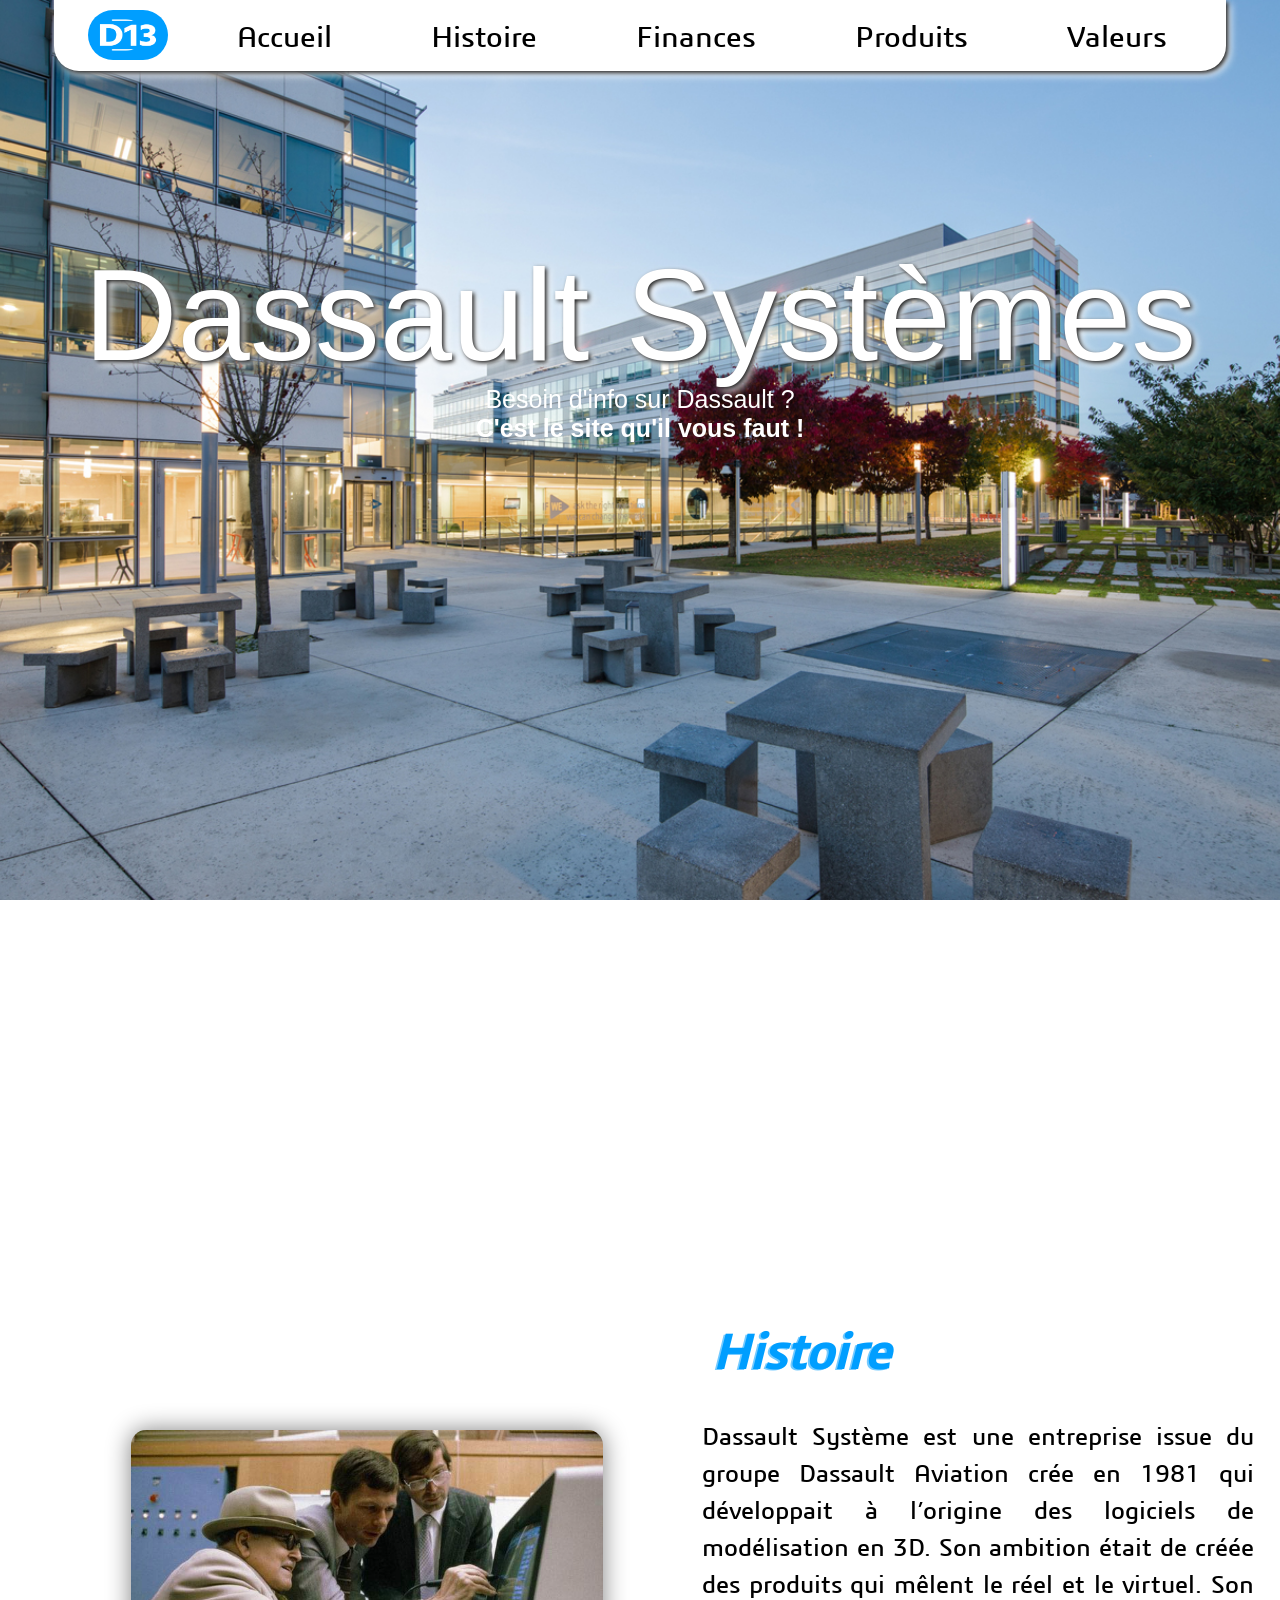
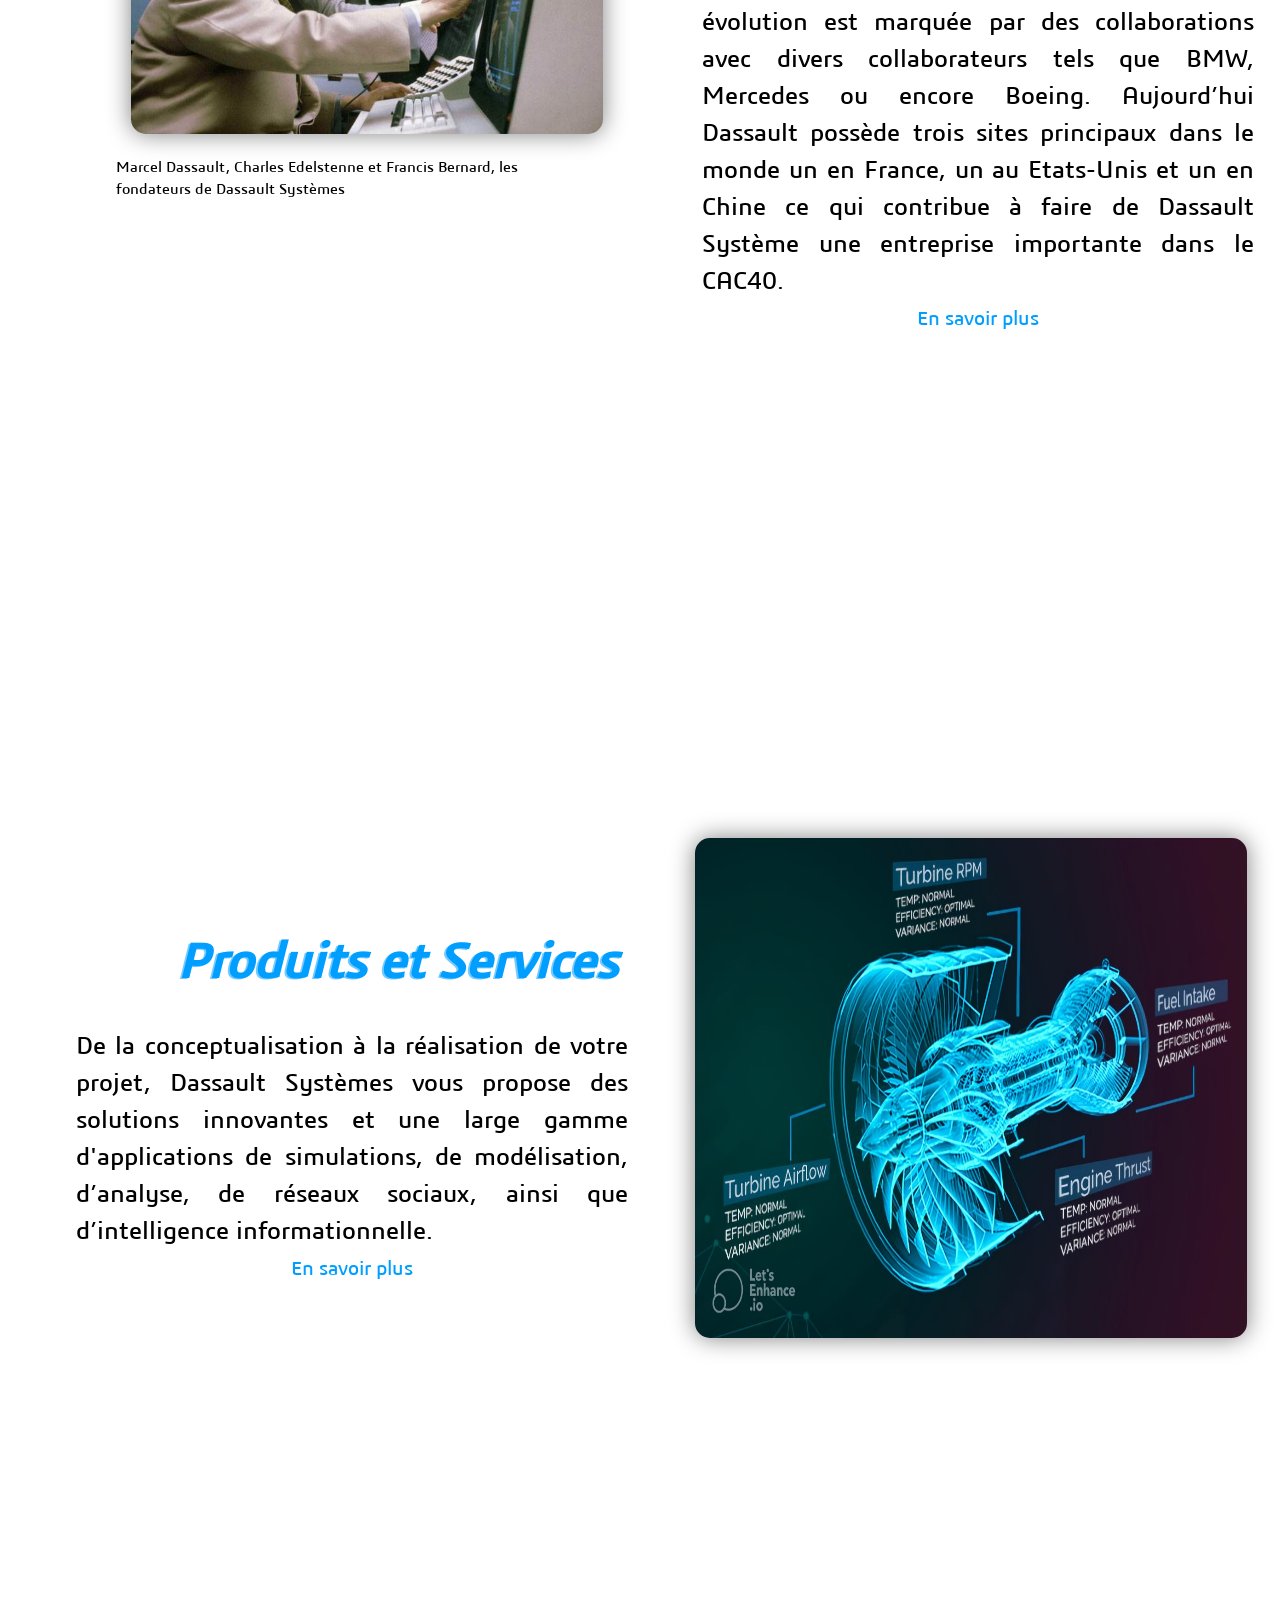
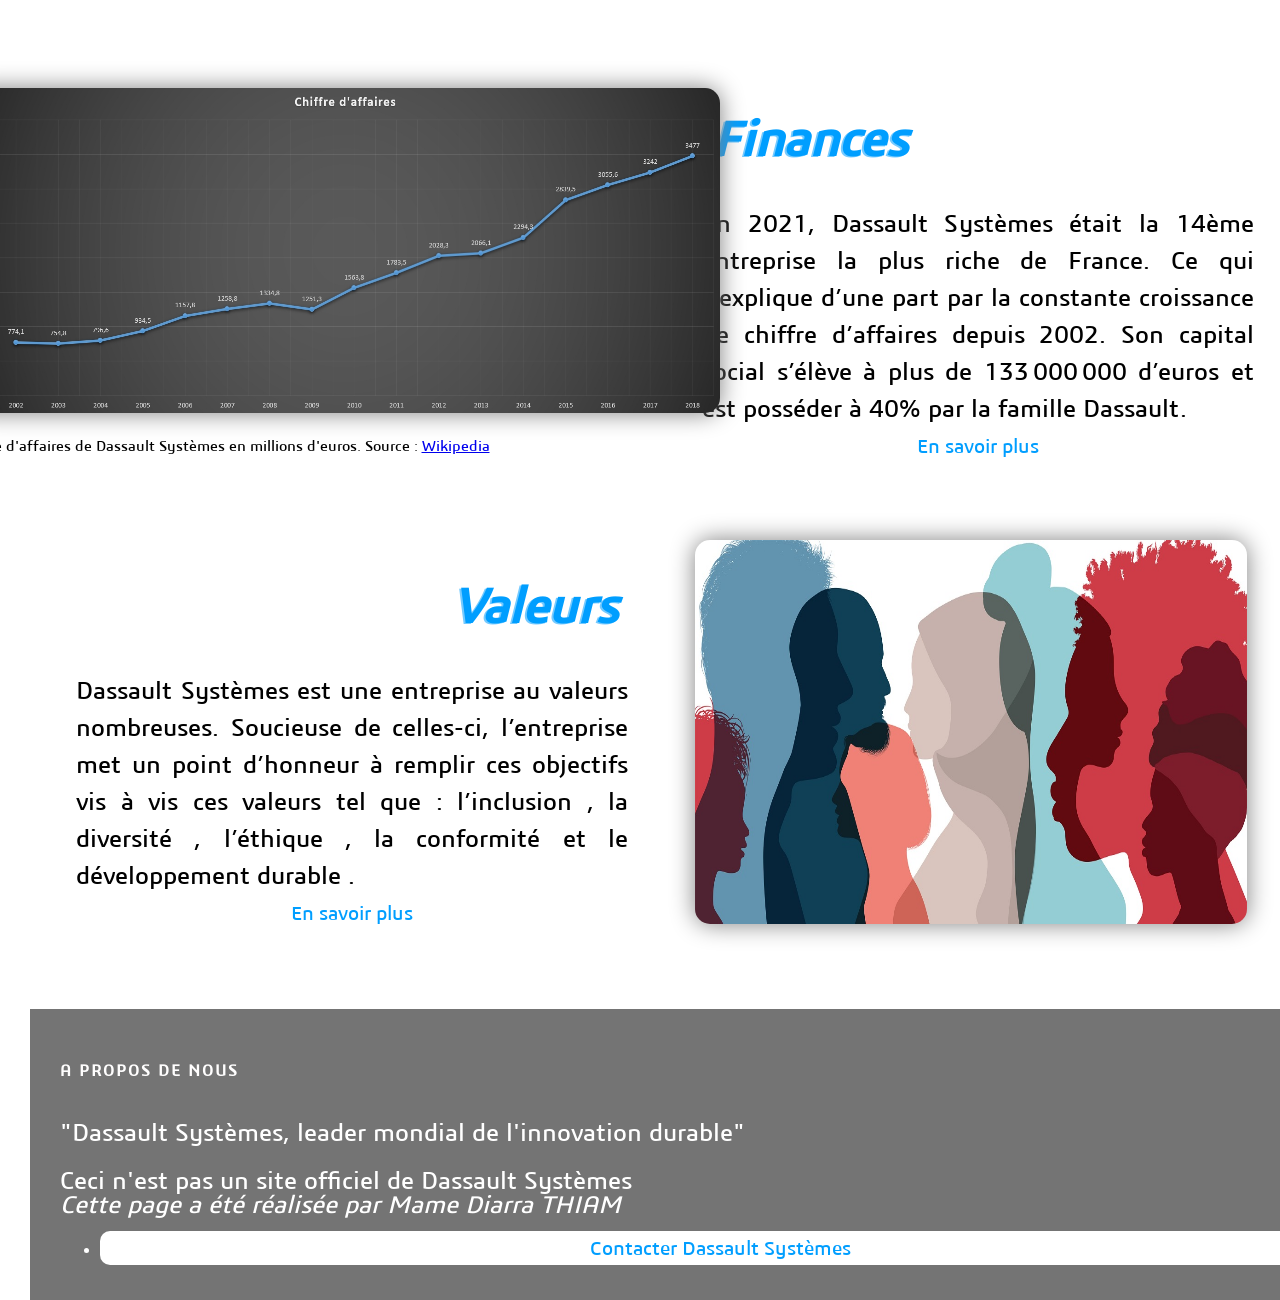
<file: index.html>
<!DOCTYPE html>
<html lang="fr">
<head>
    <meta charset="UTF-8">
    <link href="Accueil/Styles/styles_accueil.css" rel="stylesheet" type="text/css">
    <title>Accueil</title>
    <link rel="icon" type="image/x-icon" href="favicon.ico">
</head>
<body>
    <div class="container-menu">
        <nav class="menu">
            <a href="index.html"><img class="logo" src="Accueil/Divers/logo.png" alt="logo"></a>
            <a class="item" href="index.html">
                Accueil
                <div class="souligne"></div>
            </a>
            <a class="item" href="Histoire/histoire.html">
                Histoire
                <div class="souligne"></div>
            </a>
                
            <a class="item" href="Finances/finances.html">
                Finances
                <div class="souligne"></div>
            </a>
            <a class="item" href="Produits/produits.html">
                Produits
                <div class="souligne"></div>
            </a>
            <a class="item" href="Valeurs/valeurs.html">
                Valeurs
                <div class="souligne"></div>
            </a>
        </nav>
    </div>

    <div class="contenant_premier_page">
        <div class="parallax"></div>
        <div class="titre_article">
            Dassault Systèmes
        </div>
        <div class="texte_article">
            Besoin d'info sur Dassault ? <br>
           <strong>C'est le site qu'il vous faut !</strong> 
        </div>
    </div>

    <ul class="grid">
        <li>
            <figure>
                <img class="image" src="Accueil/Divers/histoire-dassault-systeme.jpg" alt="image en lien avec l'histoire de Dassault">
                <figcaption>
                    Marcel Dassault, Charles Edelstenne et Francis Bernard, les fondateurs de Dassault Systèmes
                </figcaption>
            </figure>
        </li>
        <li>
            <div class="container-page">
                <div class="texte-gauche"><h3>Histoire</h3></div>
                <div class="text">
                    <p>
                        Dassault Système est une entreprise issue du groupe Dassault Aviation crée en 1981 qui développait à l’origine des logiciels de modélisation en 3D. Son ambition était de créée des produits qui mêlent le réel et le virtuel. Son évolution est marquée par des collaborations avec divers collaborateurs tels que BMW, Mercedes ou encore Boeing. Aujourd’hui Dassault possède trois sites principaux dans le monde un en France, un au Etats-Unis et un en Chine ce qui contribue à faire de Dassault Système une entreprise importante dans le CAC40.    
                    </p>
                    <a href="Histoire/histoire.html" class="lire_suite">En savoir plus</a>
                </div>
            </div>
        </li>

        <li>
            <div class="container-page">
                <div class="texte-droite"><h3>Produits et Services</h3></div>
                <div class="text">
                    <p> 
                        De la conceptualisation à la réalisation de votre projet, Dassault Systèmes vous propose des solutions innovantes et une large gamme d'applications de simulations, de modélisation, d’analyse, de réseaux sociaux, ainsi que d’intelligence informationnelle.
                    </p>
                    <a href="Produits/produits.html" class="lire_suite">En savoir plus</a>
                </div>
            </div>
        </li>
        <li>
            <img class="image" src="Accueil/Divers/produits-dassault-systeme.jpg" alt="image en lien avec le texte à gauche">
        </li>
        

        <li>
            <figure>
                <img class="image_finance" src="Accueil/Divers/finance-dassault-systeme.jpg" alt="image en lien avec le texte à gauche">
                <figcaption>
                Chiffre d'affaires de Dassault Systèmes en millions d'euros. 
                Source : <a href="https://fr.wikipedia.org/wiki/Dassault_Syst%C3%A8mes">Wikipedia</a>
                </figcaption>
            </figure>  
        </li>
        <li>
            <div class="container-page">
                <div class="texte-gauche"><h3>Finances</h3></div>
                <div class="text">
                    <p>  
                        En 2021, Dassault Systèmes était la 14ème entreprise la plus riche de France. Ce qui s’explique d’une part par la constante croissance de chiffre d’affaires depuis 2002. Son capital social s’élève à plus de 133 000 000 d’euros et est posséder à 40% par la famille Dassault. 
                        
                    </p>
                <a href="Finances/finances.html" class="lire_suite">En savoir plus</a>
                </div>
            </div>
        </li>

        <li>
            <div class="container-page">
                <div class="texte-droite"><h3>Valeurs</h3></div>
                <div class="text">
                    <p>
                        Dassault Systèmes est une entreprise au valeurs nombreuses. Soucieuse de celles-ci, l’entreprise met un point d’honneur à remplir ces objectifs vis à vis ces valeurs tel que : l’inclusion , la diversité , l’éthique , la conformité et le développement durable .
                    </p>
                <a href="Valeurs/valeurs.html" class="lire_suite">En savoir plus</a>
                </div>
            </div>
        </li>
        <li>
            <img class="image" src="Accueil/Divers/valeurs-dassault-systeme.jpg" alt="image en lien avec le texte à gauche">    
        </li>
    </ul>

       <footer>
        <div class="container">
          <div class="row">
            <div class="col-sm-12 col-md-6">
            </div>
    
            <div class="col-xs-6 col-md-3">
              <h6>A Propos de nous</h6>
              <p class="text-justify"> "Dassault Systèmes, leader mondial de l'innovation durable" </p><br>
              <p class="text-justify">Ceci n'est pas un site officiel de Dassault Systèmes<i><br>
                Cette page a été réalisée par Mame Diarra THIAM</i></p>
              <ul class="footer-links">
                <li><a href="https://www.3ds.com/fr/about-3ds/contact-information" class="lire_suite"> Contacter Dassault Systèmes </a></li></ul>
          </div>
        </div>
        </div>
    </footer>
</body>
</html>
</file>
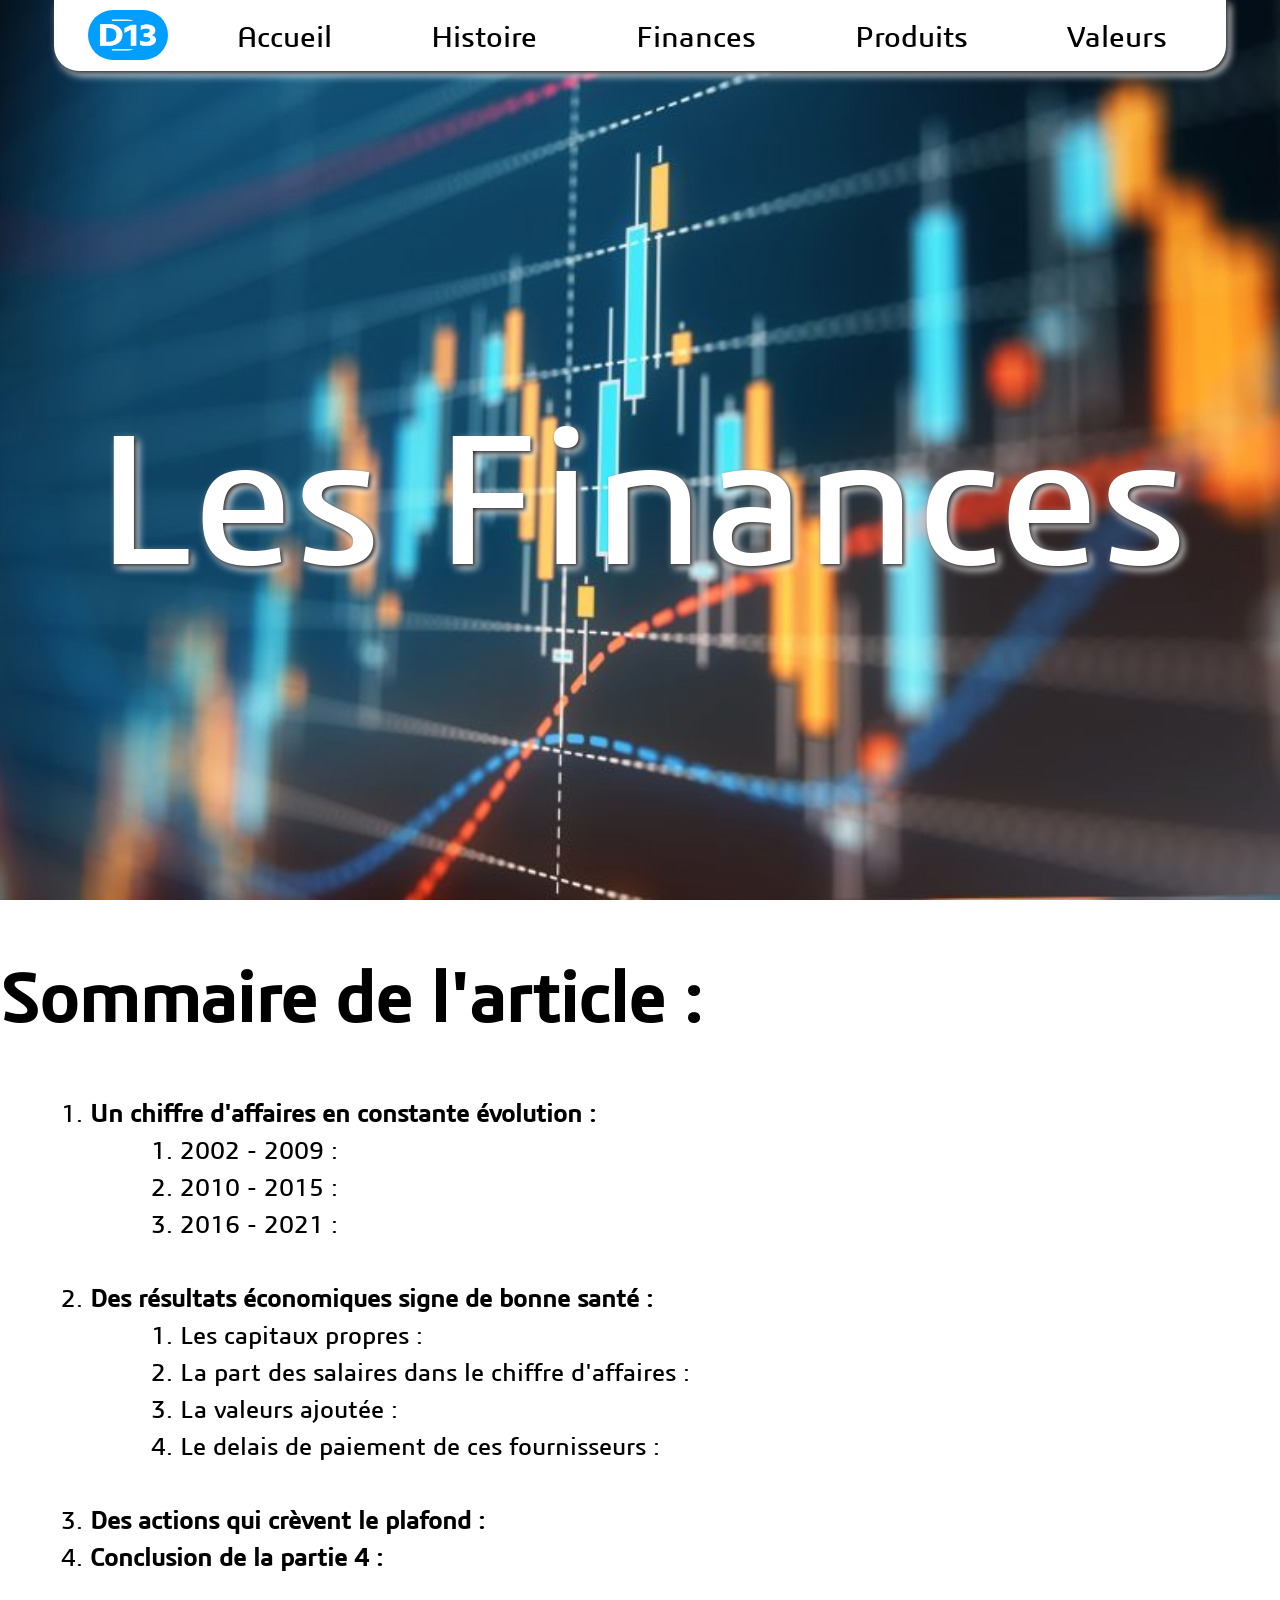
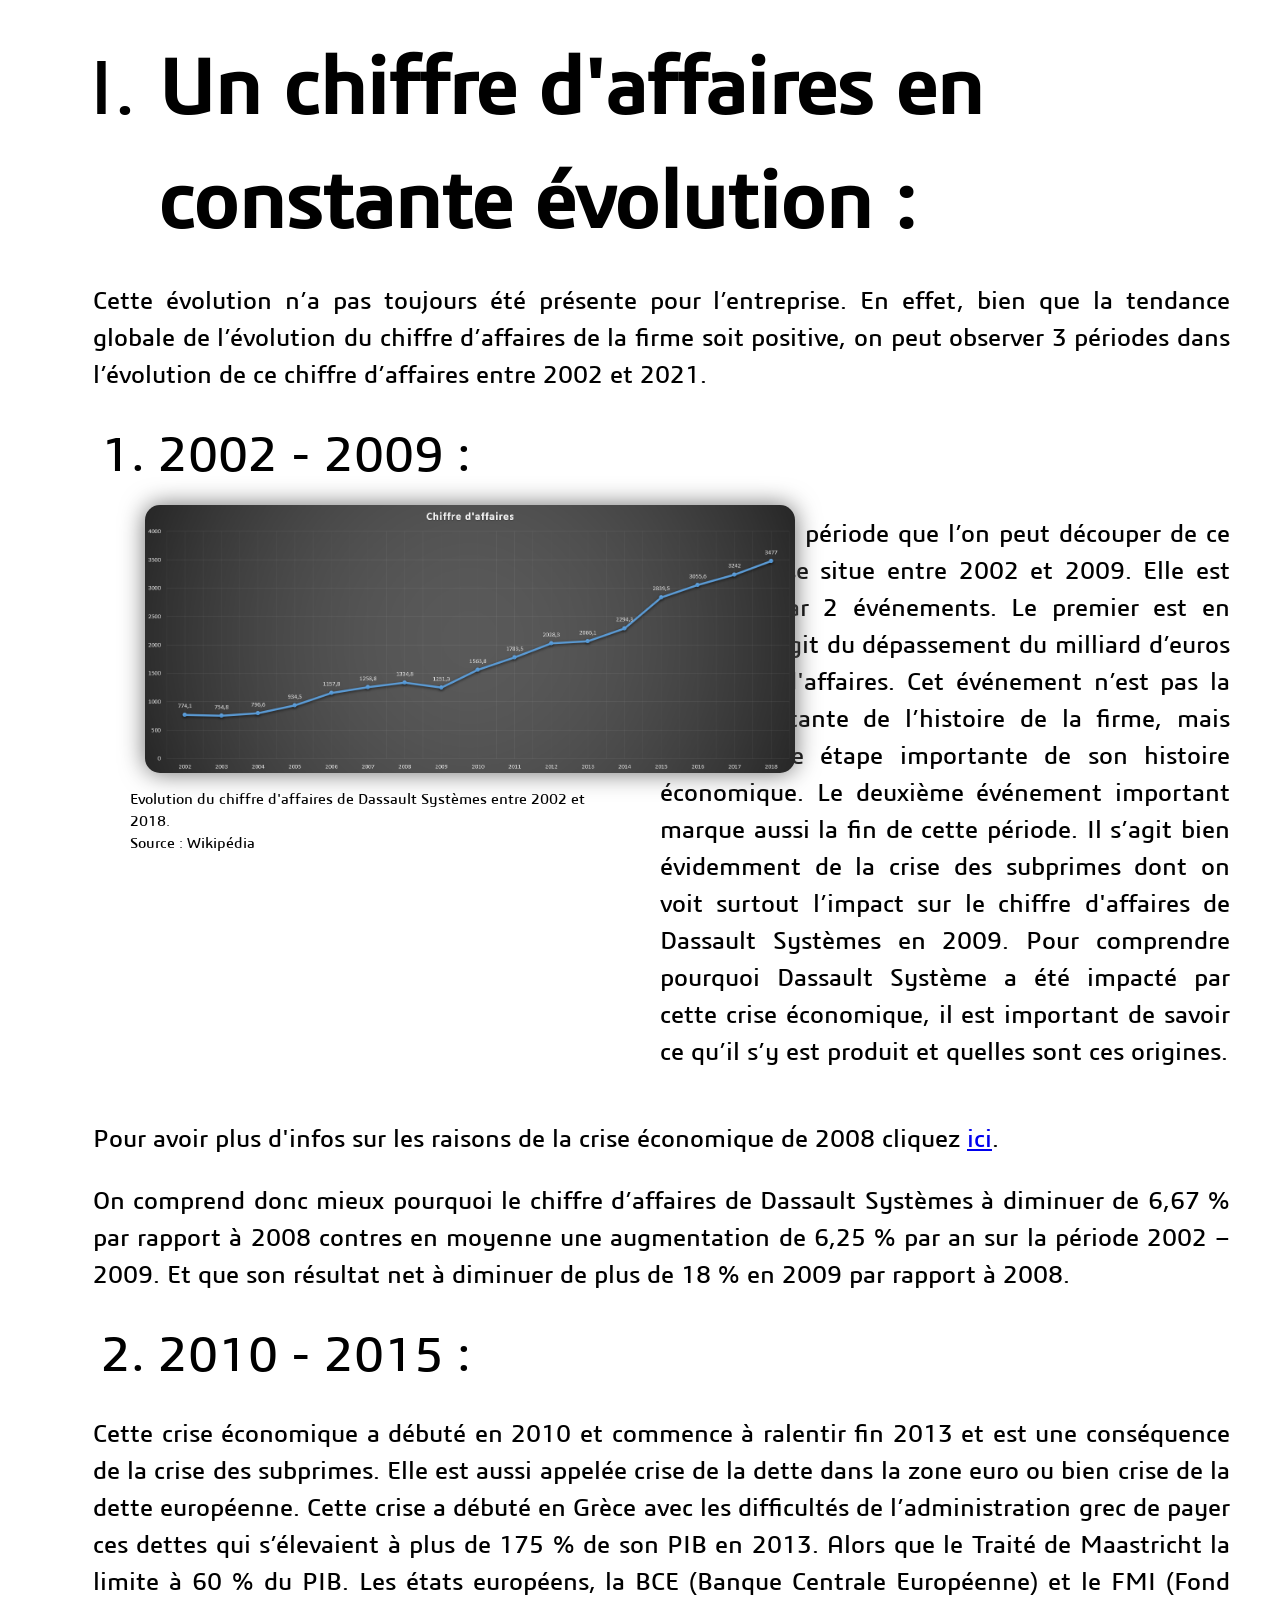
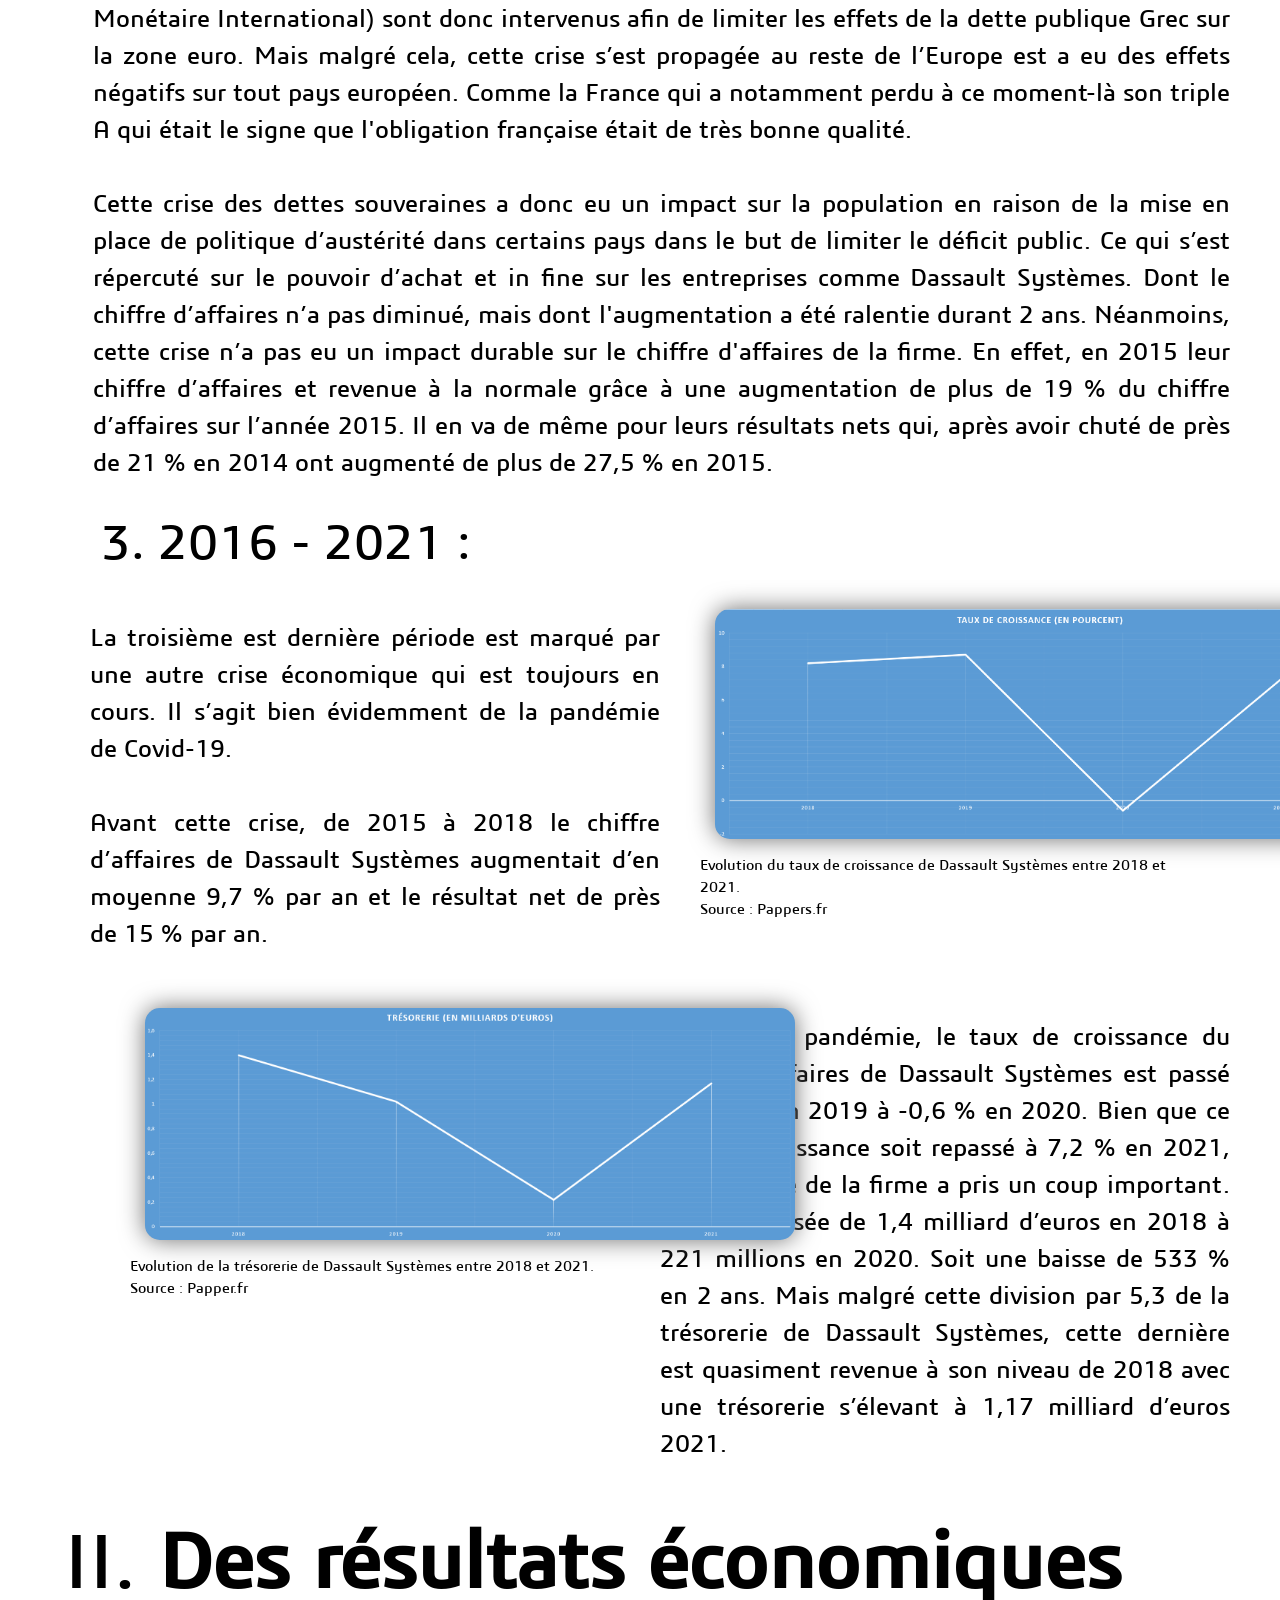
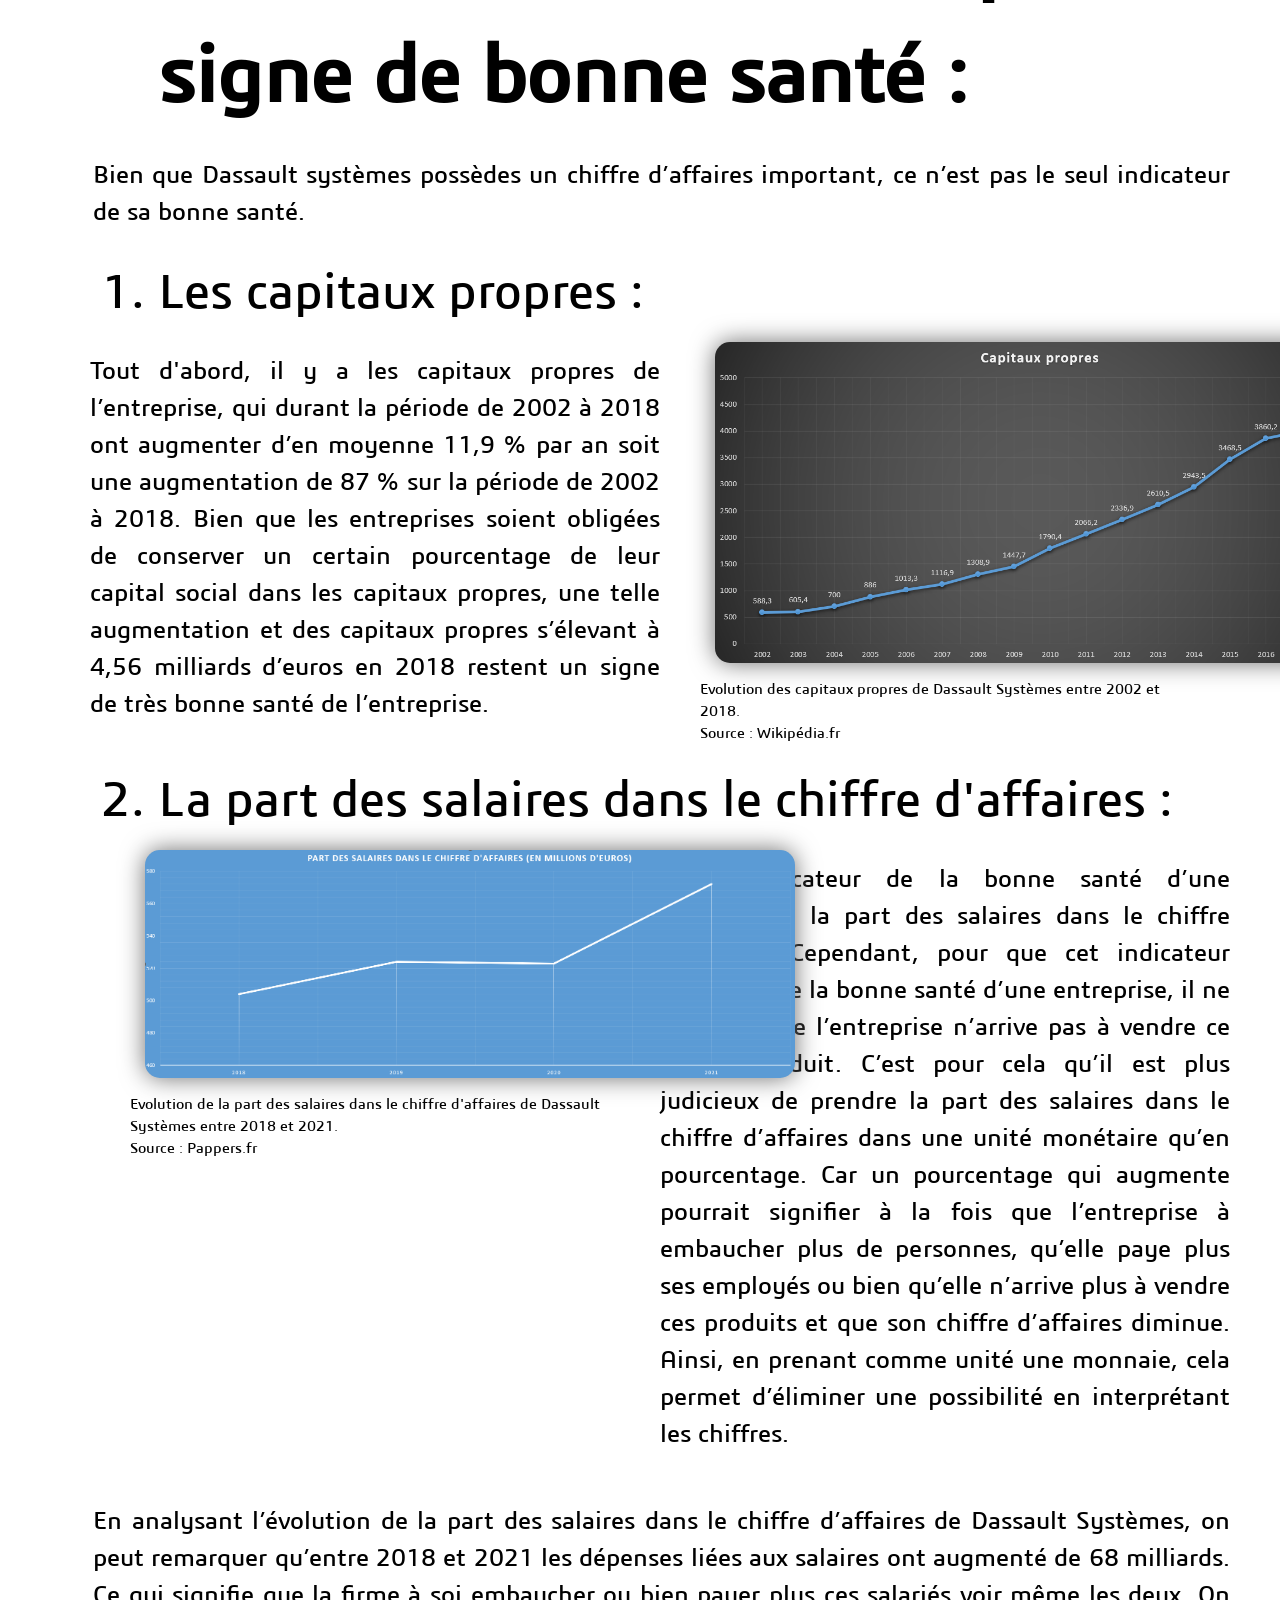
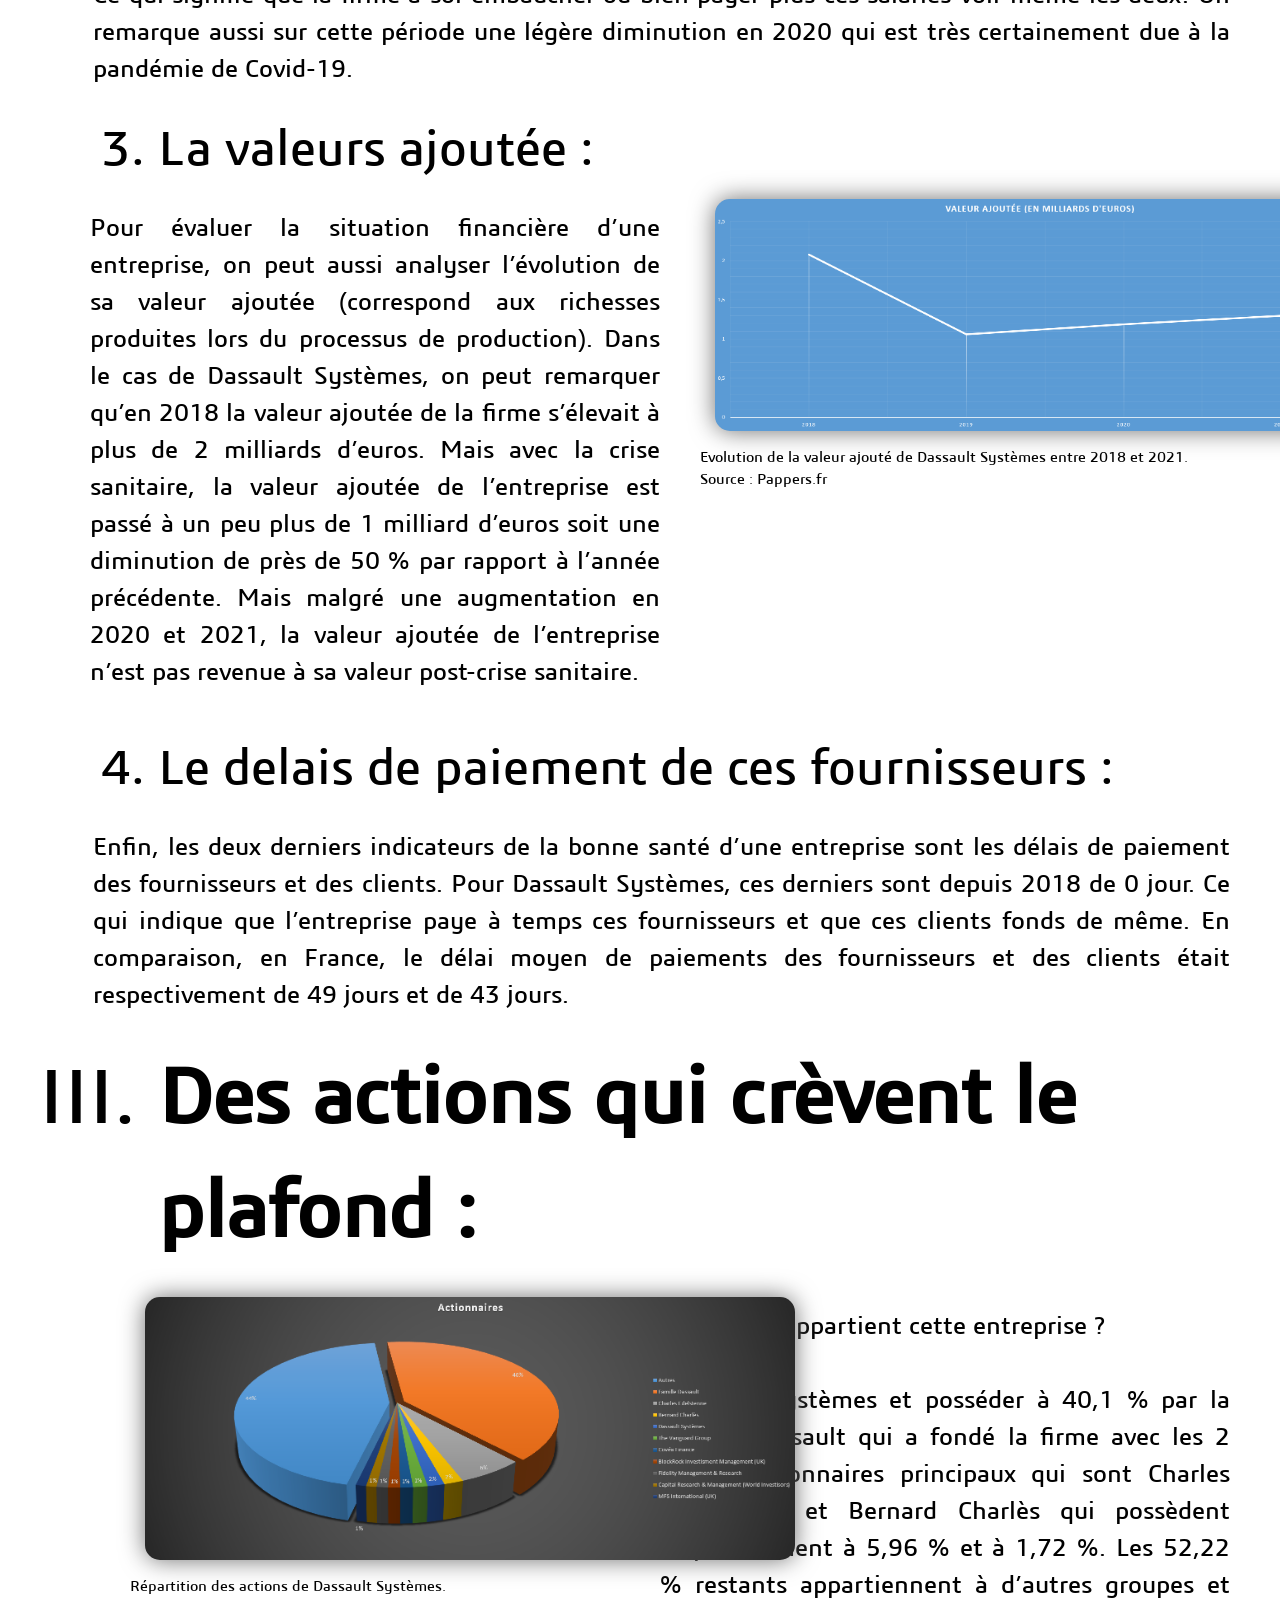
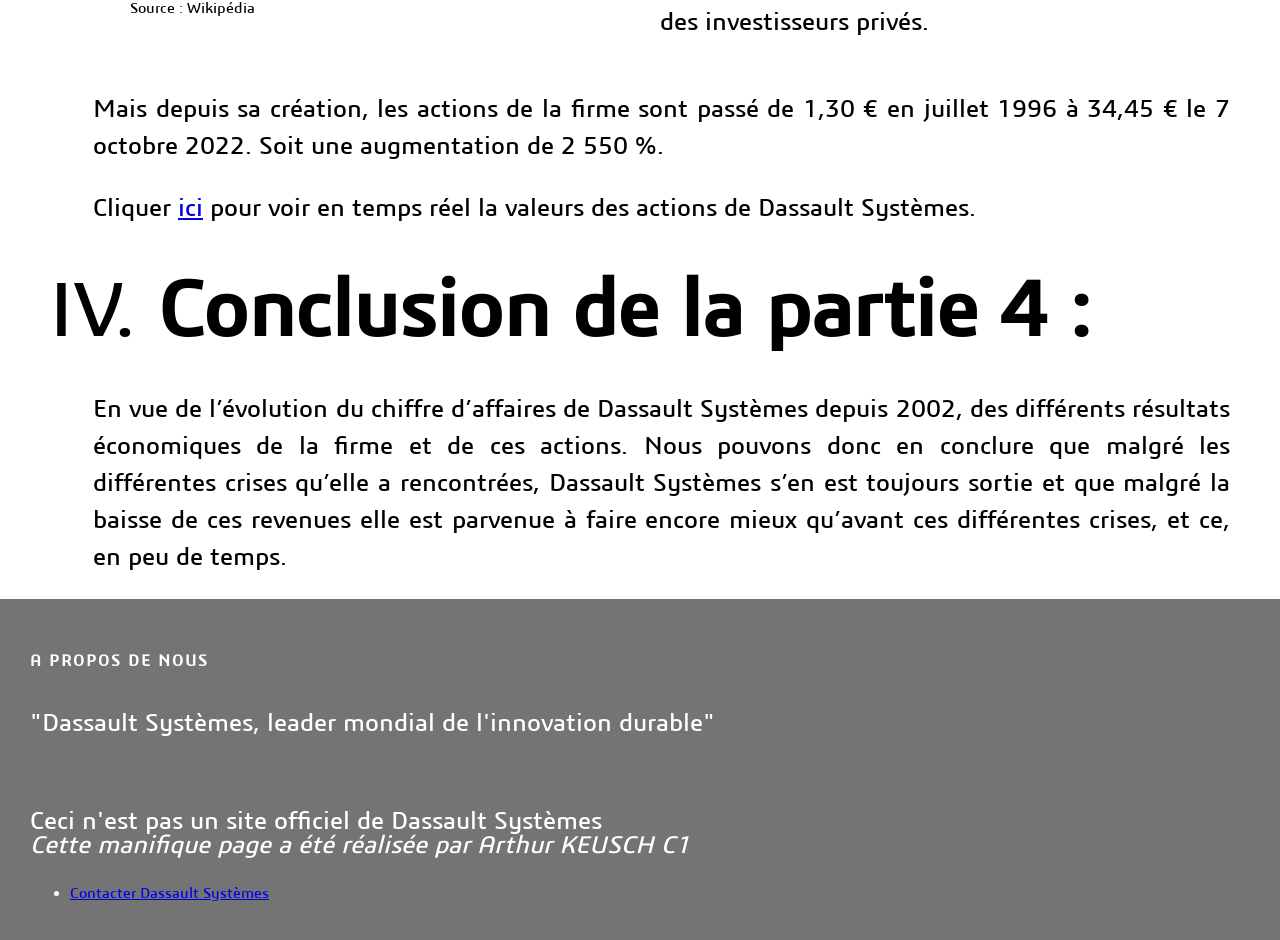
<file: Finances/finances.html>
<!DOCTYPE html>
<html lang="fr">
    <head>
        <meta charset="utf-8">
        <title>Page Finances - Page HTML</title>
        <link rel="icon" type="image/x-icon" href="../favicon.ico">
        <link rel="stylesheet" href="styles/style_finances.css">
    </head>
    <body>
        <nav class="container-menu">
            <nav class="menu">
                <a href="../index.html"><img class="logo" src="images/logo.png" alt="logo"></a>
                <a class="item" href="../index.html"> Accueil<div class="souligne"></div></a>
                <a class="item" href="../Histoire/histoire.html">Histoire<div class="souligne"></div></a>
                <a class="item" href="../Finances/finances.html">Finances<div class="souligne"></div></a>
                <a class="item" href="../Produits/produits.html">Produits<div class="souligne"></div></a>
                <a class="item" href="../Valeurs/valeurs.html">Valeurs<div class="souligne"></div></a>
            </nav>
        </nav>

        <div class="container">
            <div class="parallax"></div>
            <div class="titre-article">Les Finances</div>
        </div>

        <h1>Sommaire de l'article :</h1>
        <ol start="1">
            <li class="sommaire"><strong>Un chiffre d'affaires en constante évolution :</strong>
                <ol>
                    <li class="sommaire">2002 - 2009 :</li>
                    <li class="sommaire">2010 - 2015 :</li>
                    <li class="sommaire">2016 - 2021 :</li>
                </ol>
                <br>
            </li>
            
            <li class="sommaire"><strong>Des résultats économiques signe de bonne santé :</strong>
                <ol>
                    <li class="sommaire">Les capitaux propres :</li>
                    <li class="sommaire">La part des salaires dans le chiffre d'affaires :</li>
                    <li class="sommaire">La valeurs ajoutée :</li>
                    <li class="sommaire">Le delais de paiement de ces fournisseurs :</li>
                </ol>
                <br>
            </li>
            <li class="sommaire"><strong>Des actions qui crèvent le plafond :</strong><br></li>
            <li class="sommaire"><strong>Conclusion de la partie 4 :</strong><br><br></li>        

        </ol>

        <ol start="1">
            <li class="sommaire_titre_niveau_1"><strong>Un chiffre d'affaires en constante évolution :</strong>
        </ol>
        <div class="text_div">
            <p>
                Cette évolution n’a pas toujours été présente pour l’entreprise. En effet, bien que la tendance globale de l’évolution du chiffre 
                d’affaires de la firme soit positive, on peut observer 3 périodes dans l’évolution de ce chiffre d’affaires entre 2002 et 2021.
            </p>
        </div>
        <ol>
            <li class="sommaire_titre_niveau_2">2002 - 2009 :</li>               
            <li class="grid">
                <figure>
                    <img class="image" src="images/CA_2002_2018.png" alt="Graphique montrant l'évolution du chiffre d'affaires de Dassault Systèmes entre 2002 et 2018.">
                    <figcaption>
                        Evolution du chiffre d'affaires de Dassault Systèmes entre 2002 et 2018.
                        <br>
                        Source : Wikipédia
                    </figcaption>
                </figure>
                <div class="text">
                    <p>
                        La première période que l’on peut découper de ce graphique se situe entre 2002 et 2009. Elle est marquée par 2 
                        événements. Le premier est en 2006, il s’agit du dépassement du milliard d’euros de chiffre d'affaires. 
                        Cet événement n’est pas la plus importante de l’histoire de la firme, mais marque une étape importante de son 
                        histoire économique. Le deuxième événement important marque aussi la fin de cette période. Il s’agit 
                        bien évidemment de la crise des subprimes dont on voit surtout l’impact sur le chiffre d'affaires de 
                        Dassault Systèmes en 2009. Pour comprendre pourquoi Dassault Système a été impacté par cette crise 
                        économique, il est important de savoir ce qu’il s’y est produit et quelles sont ces origines.
                    </p>
                </div>
            </li>
        </ol>
        <div class="text_div">
            <p>
                Pour avoir plus d'infos sur les raisons de la crise économique de 2008 cliquez 
                <a href="https://www.economie.gouv.fr/facileco/comment-crise-a-t-elle-commence#">ici</a>.
            </p>
            <p>
                On comprend donc mieux pourquoi le chiffre d’affaires de Dassault Systèmes à diminuer de 6,67 % par rapport à 2008 contres en 
                moyenne une augmentation de 6,25 % par an sur la période 2002 – 2009. Et que son résultat net à diminuer de plus de 18 % 
                en 2009 par rapport à 2008.
            </p>
        </div>


        <ol start="2">
            <li class="sommaire_titre_niveau_2">2010 - 2015 :</li>
        </ol>    
        <div class="text_div">
            <p>
                Cette crise économique a débuté en 2010 et commence à ralentir fin 2013 et est une conséquence de la crise des 
                subprimes. Elle est aussi appelée crise de la dette dans la zone euro ou bien crise de la dette européenne. Cette 
                crise a débuté en Grèce avec les difficultés de l’administration grec de payer ces dettes qui s’élevaient à plus de 
                175 % de son PIB en 2013. Alors que le Traité de Maastricht la limite à 60 % du PIB. Les états européens, 
                la BCE (Banque Centrale Européenne) et le FMI (Fond Monétaire International) sont donc intervenus afin de limiter 
                les effets de la dette publique Grec sur la zone euro. Mais malgré cela, cette crise s’est propagée au reste de 
                l’Europe est a eu des effets négatifs sur tout pays européen. Comme la France qui a notamment perdu à ce moment-là 
                son triple A qui était le signe que l'obligation française était de très bonne qualité.
                <br><br>
                Cette crise des dettes souveraines a donc eu un impact sur la population en raison de la mise en place de politique 
                d’austérité dans certains pays dans le but de limiter le déficit public. Ce qui s’est répercuté sur le pouvoir 
                d’achat et in fine sur les entreprises comme Dassault Systèmes. Dont le chiffre d’affaires n’a pas diminué, mais 
                dont l'augmentation a été ralentie durant 2 ans. Néanmoins, cette crise n’a pas eu un impact durable sur le chiffre 
                d'affaires de la firme. En effet, en 2015 leur chiffre d’affaires et revenue à la normale grâce à une augmentation 
                de plus de 19 % du chiffre d’affaires sur l’année 2015. Il en va de même pour leurs résultats nets qui, après avoir 
                chuté de près de 21 % en 2014 ont augmenté de plus de 27,5 % en 2015.
            </p>
        </div>
        
        <ol start="3">
            <li class="sommaire_titre_niveau_2">2016 - 2021 :</li>
        </ol>
        <ol>
            <li class="grid">
                <div class="text">
                    <p>
                        La troisième est dernière période est marqué par une autre crise économique qui est toujours en cours. 
                        Il s’agit bien évidemment de la pandémie de Covid-19.
                        <br><br>
                        Avant cette crise, de 2015 à 2018 le chiffre d’affaires de Dassault Systèmes augmentait d’en moyenne 
                        9,7 % par an et le résultat net de près de 15 % par an.
                    </p>
                </div>
                <figure>
                    <img class="image" src="images/taux_de_croissance.png" alt="Graphique montrant l'évolution du taux de croissance du chiffre d'affaires de Dassault Systèmes entre 2018 et 2021.">
                    <figcaption>
                        Evolution du taux de croissance de Dassault Systèmes entre 2018 et 2021.
                        <br>
                        Source : Pappers.fr
                    </figcaption>
                </figure>
            </li>
        </ol>
        <ol>
            <li class="grid">
                <figure>
                    <img class="image" src="images/tresorerie.png" alt="Graphique montrant l'évolution de la trésorerie de Dassault Systèmes entre 2018 et 2021.">
                    <figcaption>
                        Evolution de la trésorerie de Dassault Systèmes entre 2018 et 2021.
                        <br>
                        Source : Papper.fr
                    </figcaption>
                </figure>
                <div class="text">
                    <p>
                        Pendant la pandémie, le taux de croissance du chiffre d’affaires de Dassault Systèmes est passé de 8,7 % 
                        en 2019 à -0,6 % en 2020. Bien que ce taux de croissance soit repassé à 7,2 % en 2021, la trésorerie de la 
                        firme a pris un coup important. Elle est passée de 1,4 milliard d’euros en 2018 à 221 millions en 2020. 
                        Soit une baisse de 533 % en 2 ans. Mais malgré cette division par 5,3 de la trésorerie de Dassault Systèmes, 
                        cette dernière est quasiment revenue à son niveau de 2018 avec une trésorerie s’élevant à 1,17 milliard d’euros 
                        2021.
                    </p>
                </div>
            </li>
        </ol>


        <ol start="2">
            <li class="sommaire_titre_niveau_1"><strong>Des résultats économiques signe de bonne santé :</strong>
        </ol>    
        <div class="text_div">
            <p>
                Bien que Dassault systèmes possèdes un chiffre d’affaires important, ce n’est pas le seul indicateur de sa bonne santé.
            </p>
        </div>
        <ol>
            <li class="sommaire_titre_niveau_2">Les capitaux propres :</li>             
            <li class="grid">
                <div class="text">
                    <p>
                        Tout d'abord, il y a les capitaux propres de l’entreprise, qui durant la période de 2002 à 2018 ont augmenter d’en 
                        moyenne 11,9 % par an soit une augmentation de 87 % sur la période de 2002 à 2018. Bien que les entreprises soient 
                        obligées de conserver un certain pourcentage de leur capital social dans les capitaux propres, une telle augmentation 
                        et des capitaux propres s’élevant à 4,56 milliards d’euros en 2018 restent un signe de très bonne santé de 
                        l’entreprise.
                    </p>
                </div>                
                <figure>
                    <img class="image" src="images/capitaux_propres.png" alt="Graphique montrant l'évolution des capitaux propres de Dassault Systèmes entre 2002 et 2018.">
                    <figcaption>
                        Evolution des capitaux propres de Dassault Systèmes entre 2002 et 2018.
                        <br>
                        Source : Wikipédia.fr
                    </figcaption>
                </figure>
            </li>
        </ol>
        <ol start="2">
            <li class="sommaire_titre_niveau_2">La part des salaires dans le chiffre d'affaires :</li>       
            <li class="grid">
                <figure>
                    <img class="image" src="images/part_des_salaires_dans_le_CA.png" alt="Graphique montrant l'évolution de la part des salaires dans le chiffre d'affaires de dassault Systèmes.">
                    <figcaption>
                        Evolution de la part des salaires dans le chiffre d'affaires de Dassault Systèmes entre 2018 et 2021.
                        <br>
                        Source : Pappers.fr
                    </figcaption>
                </figure>                
                <div class="text">
                    <p>
                        Autre indicateur de la bonne santé d’une entreprise ; la part des salaires dans le chiffre d’affaires. Cependant, 
                        pour que cet indicateur témoigne de la bonne santé d’une entreprise, il ne faut pas que l’entreprise n’arrive pas à 
                        vendre ce qu’elle produit. C’est pour cela qu’il est plus judicieux de prendre la part des salaires dans le chiffre 
                        d’affaires dans une unité monétaire qu’en pourcentage. Car un pourcentage qui augmente pourrait signifier à la fois 
                        que l’entreprise à embaucher plus de personnes, qu’elle paye plus ses employés ou bien qu’elle n’arrive plus à vendre 
                        ces produits et que son chiffre d’affaires diminue. Ainsi, en prenant comme unité une monnaie, cela permet d’éliminer 
                        une possibilité en interprétant les chiffres.
                    </p>
                </div>
            </li>
        </ol>
        <div class="text_div">
            <p>
                En analysant l’évolution de la part des salaires dans le chiffre d’affaires de Dassault Systèmes, on peut remarquer qu’entre 2018 
                et 2021 les dépenses liées aux salaires ont augmenté de 68 milliards. Ce qui signifie que la firme à soi embaucher ou bien payer 
                plus ces salariés voir même les deux. On remarque aussi sur cette période une légère diminution en 2020 qui est très certainement 
                due à la pandémie de Covid-19.
            </p>
        </div>
        <ol start="3">
            <li class="sommaire_titre_niveau_2">La valeurs ajoutée :</li>          
            <li class="grid">
                <div class="text">
                    <p>
                        Pour évaluer la situation financière d’une entreprise, on peut aussi analyser l’évolution de sa valeur ajoutée 
                        (correspond aux richesses produites lors du processus de production). Dans le cas de Dassault Systèmes, on peut 
                        remarquer qu’en 2018 la valeur ajoutée de la firme s’élevait à plus de 2 milliards d’euros. Mais avec la crise 
                        sanitaire, la valeur ajoutée de l’entreprise est passé à un peu plus de 1 milliard d’euros soit une diminution de 
                        près de 50 % par rapport à l’année précédente. Mais malgré une augmentation en 2020 et 2021, la valeur ajoutée de 
                        l’entreprise n’est pas revenue à sa valeur post-crise sanitaire.
                    </p>
                </div>                
                <figure>
                    <img class="image" src="images/valeur_ajoute.png" alt="Graphique montrant l'évolution de la valeur ajoutée de Dassault Systèmes entre 2018 et 2021.">
                    <figcaption>
                        Evolution de la valeur ajouté de Dassault Systèmes entre 2018 et 2021.
                        <br>
                        Source : Pappers.fr
                    </figcaption>
                </figure>
            </li>
        </ol>
        <ol start="4">
            <li class="sommaire_titre_niveau_2">Le delais de paiement de ces fournisseurs :</li>
        </ol>    
        <div class="text_div">
            <p>
                Enfin, les deux derniers indicateurs de la bonne santé d’une entreprise sont les délais de paiement des fournisseurs et des 
                clients. Pour Dassault Systèmes, ces derniers sont depuis 2018 de 0 jour. Ce qui indique que l’entreprise paye à temps ces 
                fournisseurs et que ces clients fonds de même. En comparaison, en France, le délai moyen de paiements des fournisseurs et des 
                clients était respectivement de 49 jours et de 43 jours.
            </p>
        </div>

        <ol start="3">
            <li class="sommaire_titre_niveau_1"><strong>Des actions qui crèvent le plafond :</strong></li>   
        </ol>
        <ol>
            <li class="grid">
                <figure>
                    <img class="image" src="images/Actionnaires.png" alt="Graphique montrant les actionnaires de Dassault Systèmes.">
                    <figcaption>
                        Répartition des actions de Dassault Systèmes.
                        <br>
                        Source : Wikipédia
                    </figcaption>
                </figure>
                <div class="text">
                    <p>
                        Mais à qui appartient cette entreprise ?
                        <br><br>
                        Dassault Systèmes et posséder à 40,1 % par la famille Dassault qui a fondé la firme avec les 2 autres actionnaires principaux 
                        qui sont Charles Edelstenne et Bernard Charlès qui possèdent respectivement à 5,96 % et à 1,72 %. Les 52,22 % restants 
                        appartiennent à d’autres groupes et des investisseurs privés.
                    </p>
                </div>
            </li>
        </ol>
        <div class="text_div">
            <p>
                Mais depuis sa création, les actions de la firme sont passé de 1,30 € en juillet 1996 à 34,45 € le 7 octobre 2022. Soit une 
                augmentation de 2 550 %.
            </p>
            <p>
                Cliquer <a href="https://www.google.com/finance/quote/DSY:EPA?sa=X&ved=2ahUKEwig_emN5e76AhVM-4UKHer3BYkQ3ecFegQIQRAi"> ici</a> pour voir en temps réel la valeurs des actions de Dassault Systèmes.
            </p>
        </div>        

        <ol start="4">
            <li class="sommaire_titre_niveau_1"><strong>Conclusion de la partie 4 :</strong></li>  
        </ol>    
        <div class="text_div">
            <p>
                En vue de l’évolution du chiffre d’affaires de Dassault Systèmes depuis 2002, des différents résultats économiques de la firme et de 
                ces actions. Nous pouvons donc en conclure que malgré les différentes crises qu’elle a rencontrées, Dassault Systèmes s’en est 
                toujours sortie et que malgré la baisse de ces revenues elle est parvenue à faire encore mieux qu’avant ces différentes crises, 
                et ce, en peu de temps.
            </p>
        </div>

        <footer>
            <h6>A Propos de nous</h6>
            <p class="text-justify"> "Dassault Systèmes, leader mondial de l'innovation durable" </p><br>
            <p class="text-justify">Ceci n'est pas un site officiel de Dassault Systèmes<i><br>
                Cette manifique page a été réalisée par Arthur KEUSCH C1</i></p>
            <ul class="footer-links">
                <li><a href="https://www.3ds.com/fr/about-3ds/contact-information" class="lire_suite"> Contacter Dassault Systèmes </a></li></ul>
        </footer>
    </body>
</html>
</file>
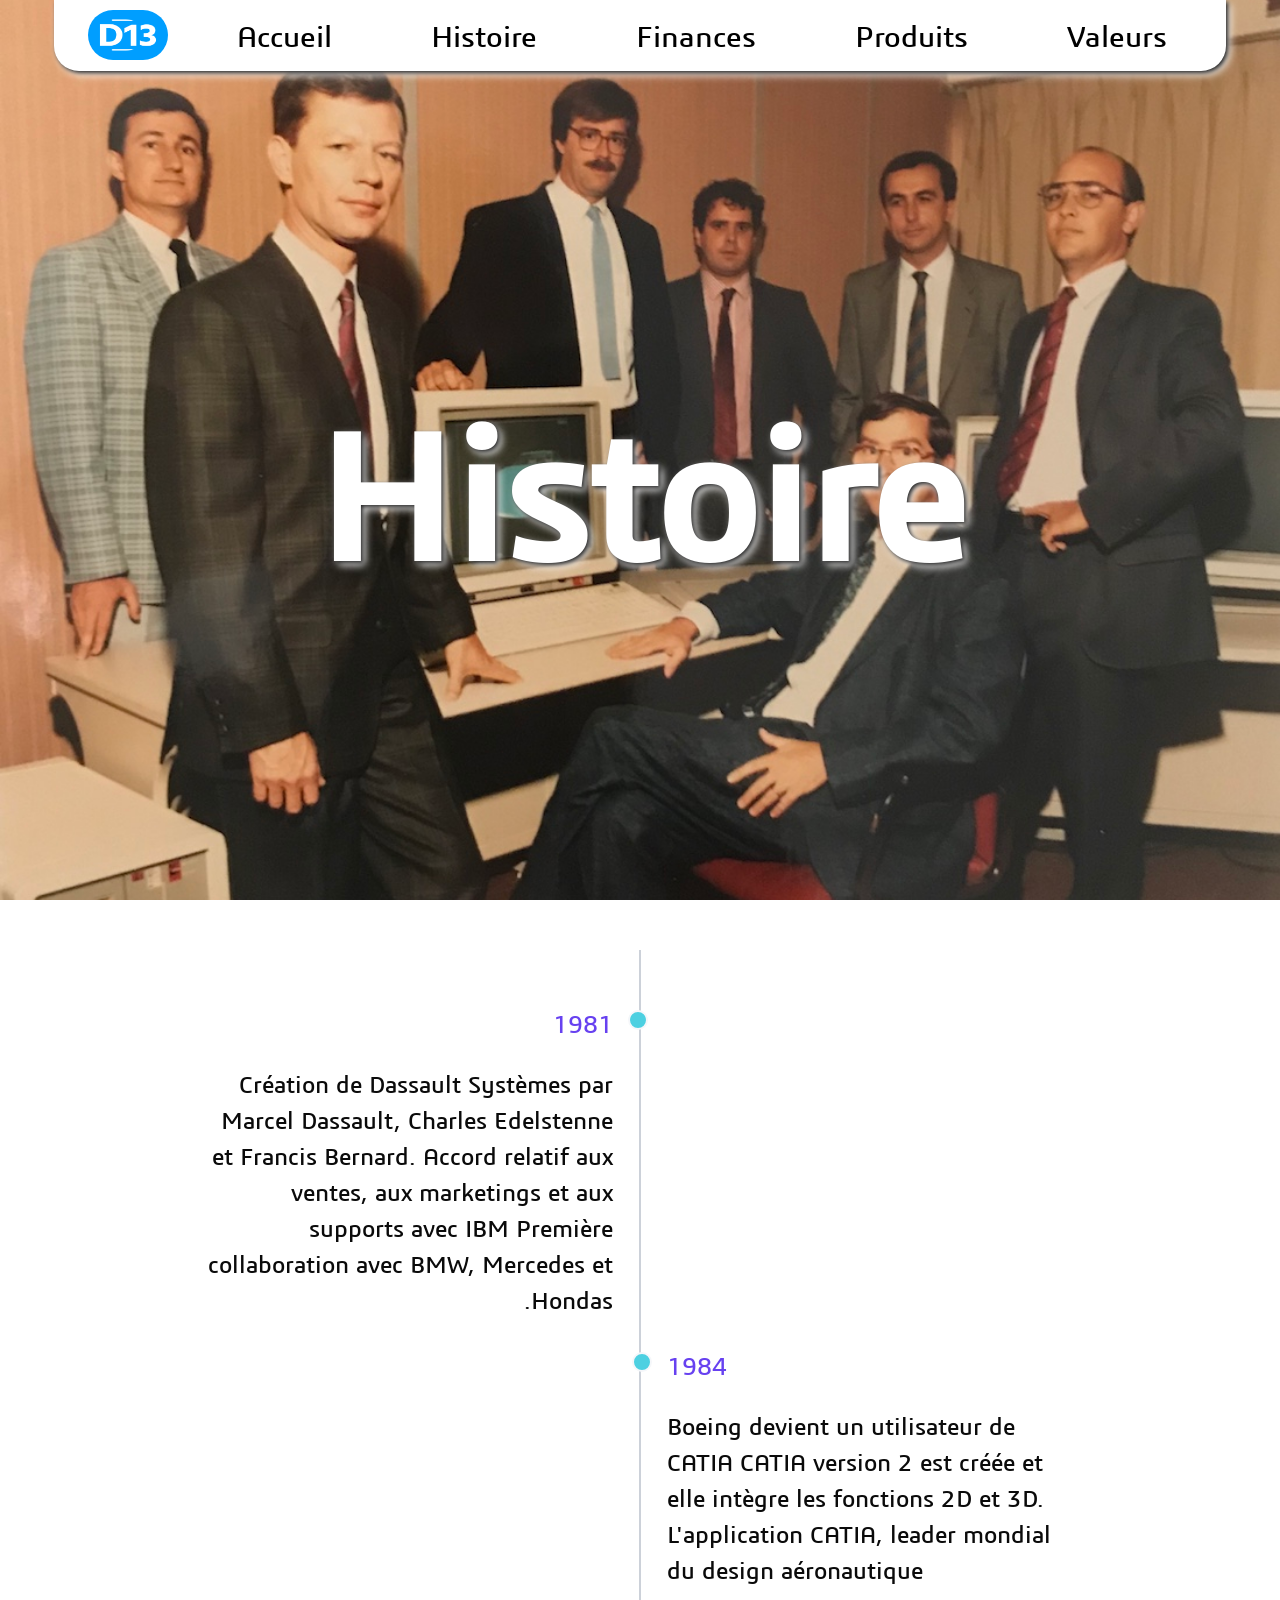
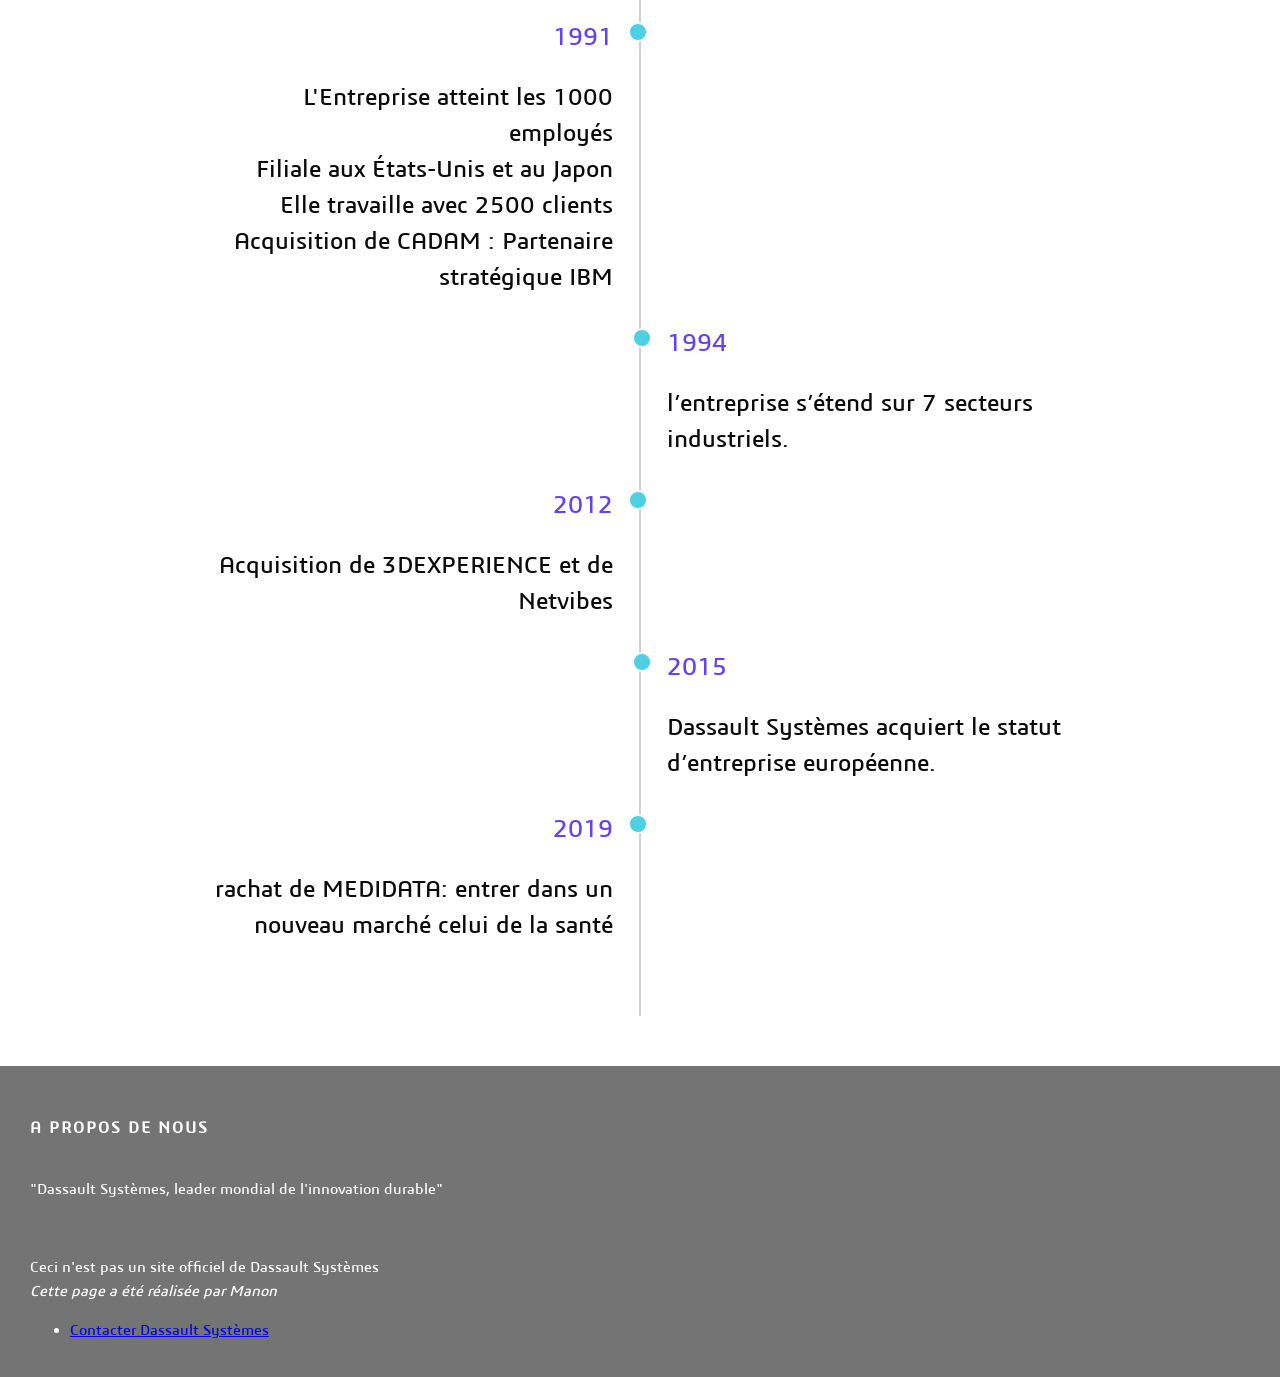
<file: Histoire/histoire.html>
<!DOCTYPE html>
<html lang="fr">
<head>
    <meta charset="UTF-8">
    <meta http-equiv="X-UA-Compatible" content="IE=edge">
    <meta name="viewport" content="width=device-width, initial-scale=1.0">
	  <link rel="stylesheet" href="Styles/histoiree.css">
    <link rel="icon" type="image/x-icon" href="../favicon.ico">
    <title>L'Histoire</title>
</head>
<body>
  <nav class="container-menu">
    <nav class="menu">
      <a href="../index.html"><img class="logo" src="logo.png" alt="logo"></a>
      <a class="item" href="../index.html">
          Accueil
          <div class="souligne"></div>
      </a>
      <a class="item" href="../Histoire/histoire.html">
          Histoire
          <div class="souligne"></div>
      </a>
          
      <a class="item" href="../Finances/finances.html">
          Finances
          <div class="souligne"></div>
      </a>
      <a class="item" href="../Produits/produits.html">
          Produits
          <div class="souligne"></div>
      </a>
      <a class="item" href="../Valeurs/valeurs.html">
          Valeurs
          <div class="souligne"></div>
      </a>
  </nav>
  </nav>
	<div class="container">
        <div class="parallax"></div>
        <div class="titre-article"><h1>Histoire</h1></div>
    </div>

<div class="timeline-container">

  <div class="timeline-block timeline-block-left">
    <div class="marker"></div>
    <div class="timeline-content">
      <h3>1981</h3>
      <p>Création de Dassault Systèmes par Marcel Dassault, Charles

		Edelstenne et Francis Bernard.
		
		Accord relatif aux ventes, aux marketings et aux supports avec IBM
		
		Première collaboration avec BMW, Mercedes et Hondas.</p>
    </div>
  </div>

  <div class="timeline-block timeline-block-right">
    <div class="marker"></div>
    <div class="timeline-content">
      <h3>1984</h3>
      <p>Boeing devient un utilisateur de CATIA

		CATIA version 2 est créée et elle intègre les fonctions 2D et 3D.
		
		L'application CATIA, leader mondial du design aéronautique </p>
    </div>
  </div>

  <div class="timeline-block timeline-block-left">
    <div class="marker"></div>
    <div class="timeline-content">
      <h3>1991</h3>
      <p> L'Entreprise atteint les 1000 employés

		<br> Filiale aux États-Unis et au Japon
		
		<br> Elle travaille avec 2500 clients
		
		<br> Acquisition de CADAM : Partenaire stratégique IBM</p>
    </div>
  </div>

  <div class="timeline-block timeline-block-right">
    <div class="marker"></div>
    <div class="timeline-content">
      <h3>1994</h3>
      <p>l’entreprise s’étend sur 7 secteurs industriels.</p>
    </div>
  </div>
  <div class="timeline-block timeline-block-left">
    <div class="marker"></div>
    <div class="timeline-content">
      <h3>2012</h3>
      <p>Acquisition de 3DEXPERIENCE et de Netvibes </p>
    </div>
  </div>
  <div class="timeline-block timeline-block-right">
    <div class="marker"></div>
    <div class="timeline-content">
      <h3>2015</h3>
      <p>Dassault Systèmes acquiert le statut d’entreprise européenne.</p>
    </div>
  </div>
  <div class="timeline-block timeline-block-left">
    <div class="marker"></div>
    <div class="timeline-content">
      <h3>2019</h3>
      <p>rachat de MEDIDATA: entrer

		dans un nouveau marché celui de la santé </p>
    </div>
  </div>
</div>
<footer>
	<div class="container">
	  <div class="row">
		<div class="col-sm-12 col-md-6">
		</div>

		<div class="col-xs-6 col-md-3">
		  <h6>A Propos de nous</h6>
		  <p class="text-justify"> "Dassault Systèmes, leader mondial de l'innovation durable" </p><br>
		  <p class="text-justify">Ceci n'est pas un site officiel de Dassault Systèmes<i><br>
			Cette page a été réalisée par Manon</i></p>
		  <ul class="footer-links">
			<li><a href="https://www.3ds.com/fr/about-3ds/contact-information" class="lire_suite"> Contacter Dassault Systèmes </a></li></ul>
	  </div>
	</div>
	</div>
</footer>
</body>
</html>
</file>
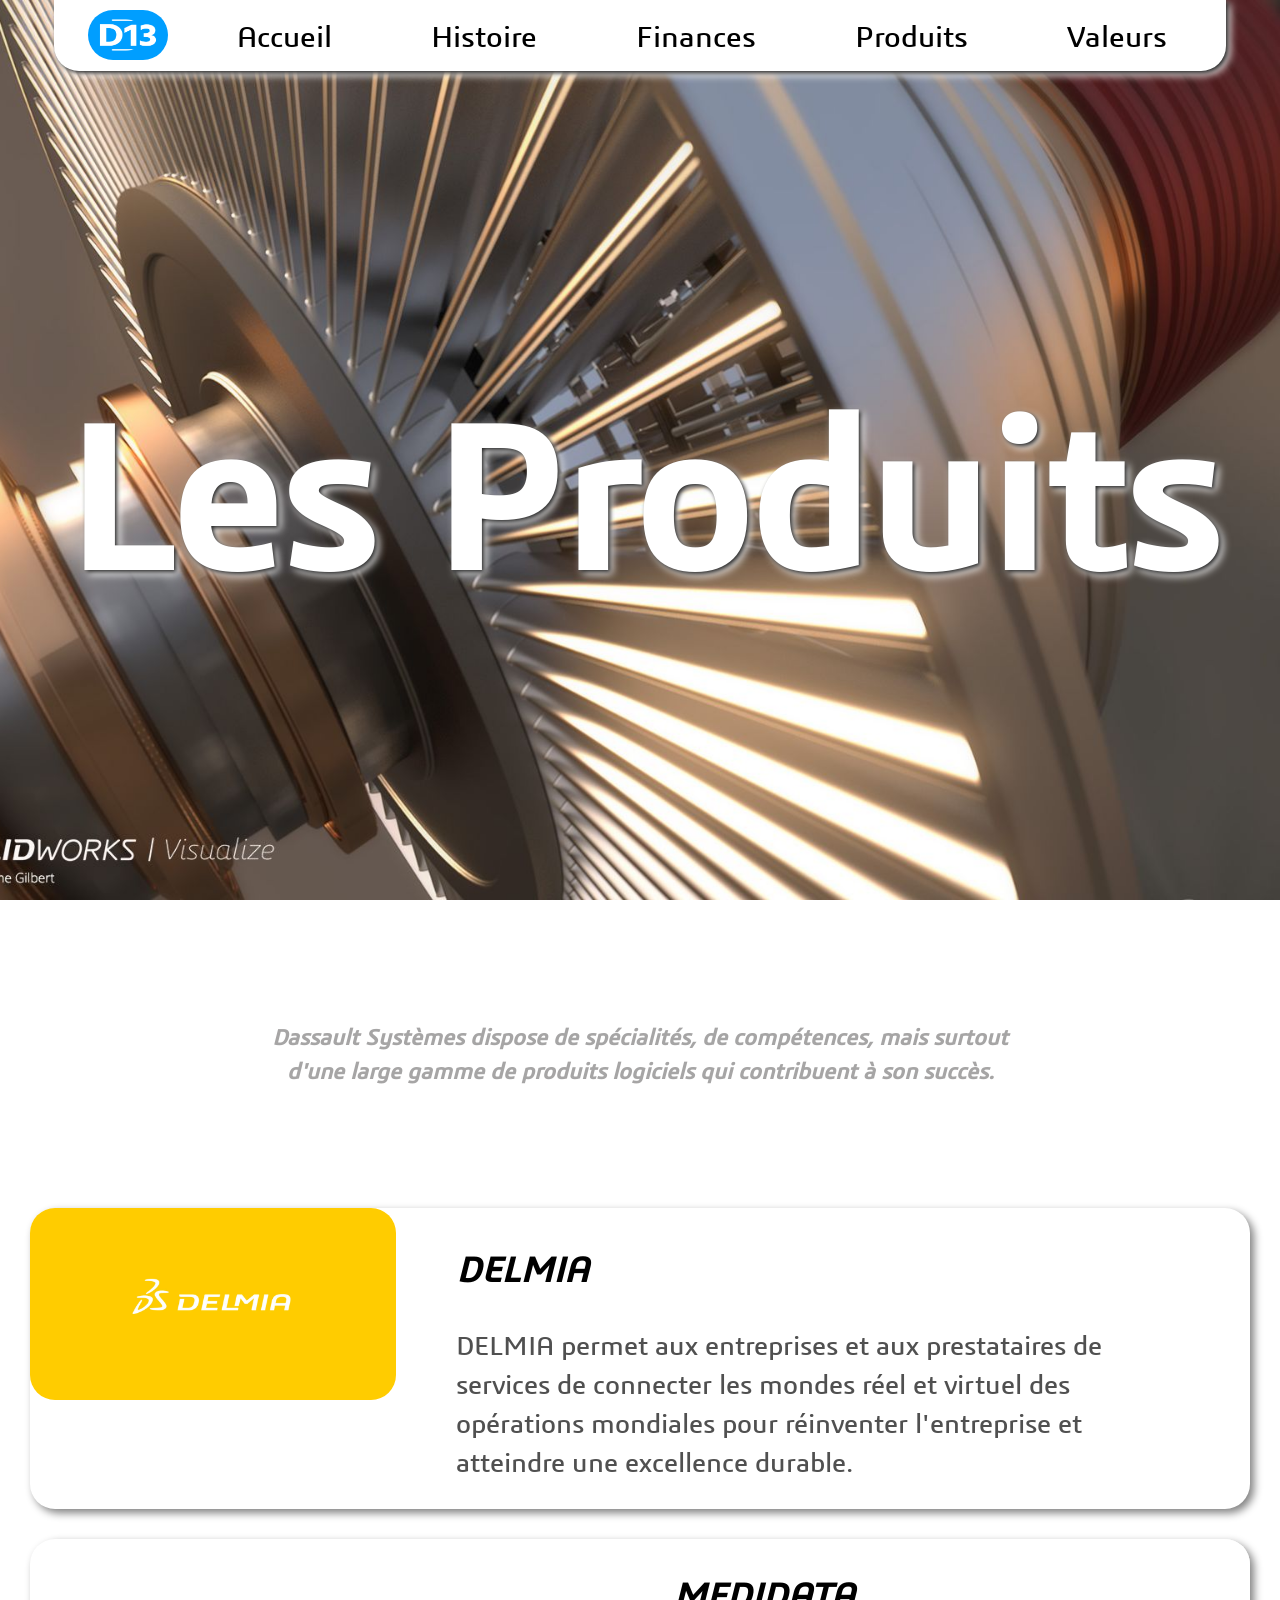
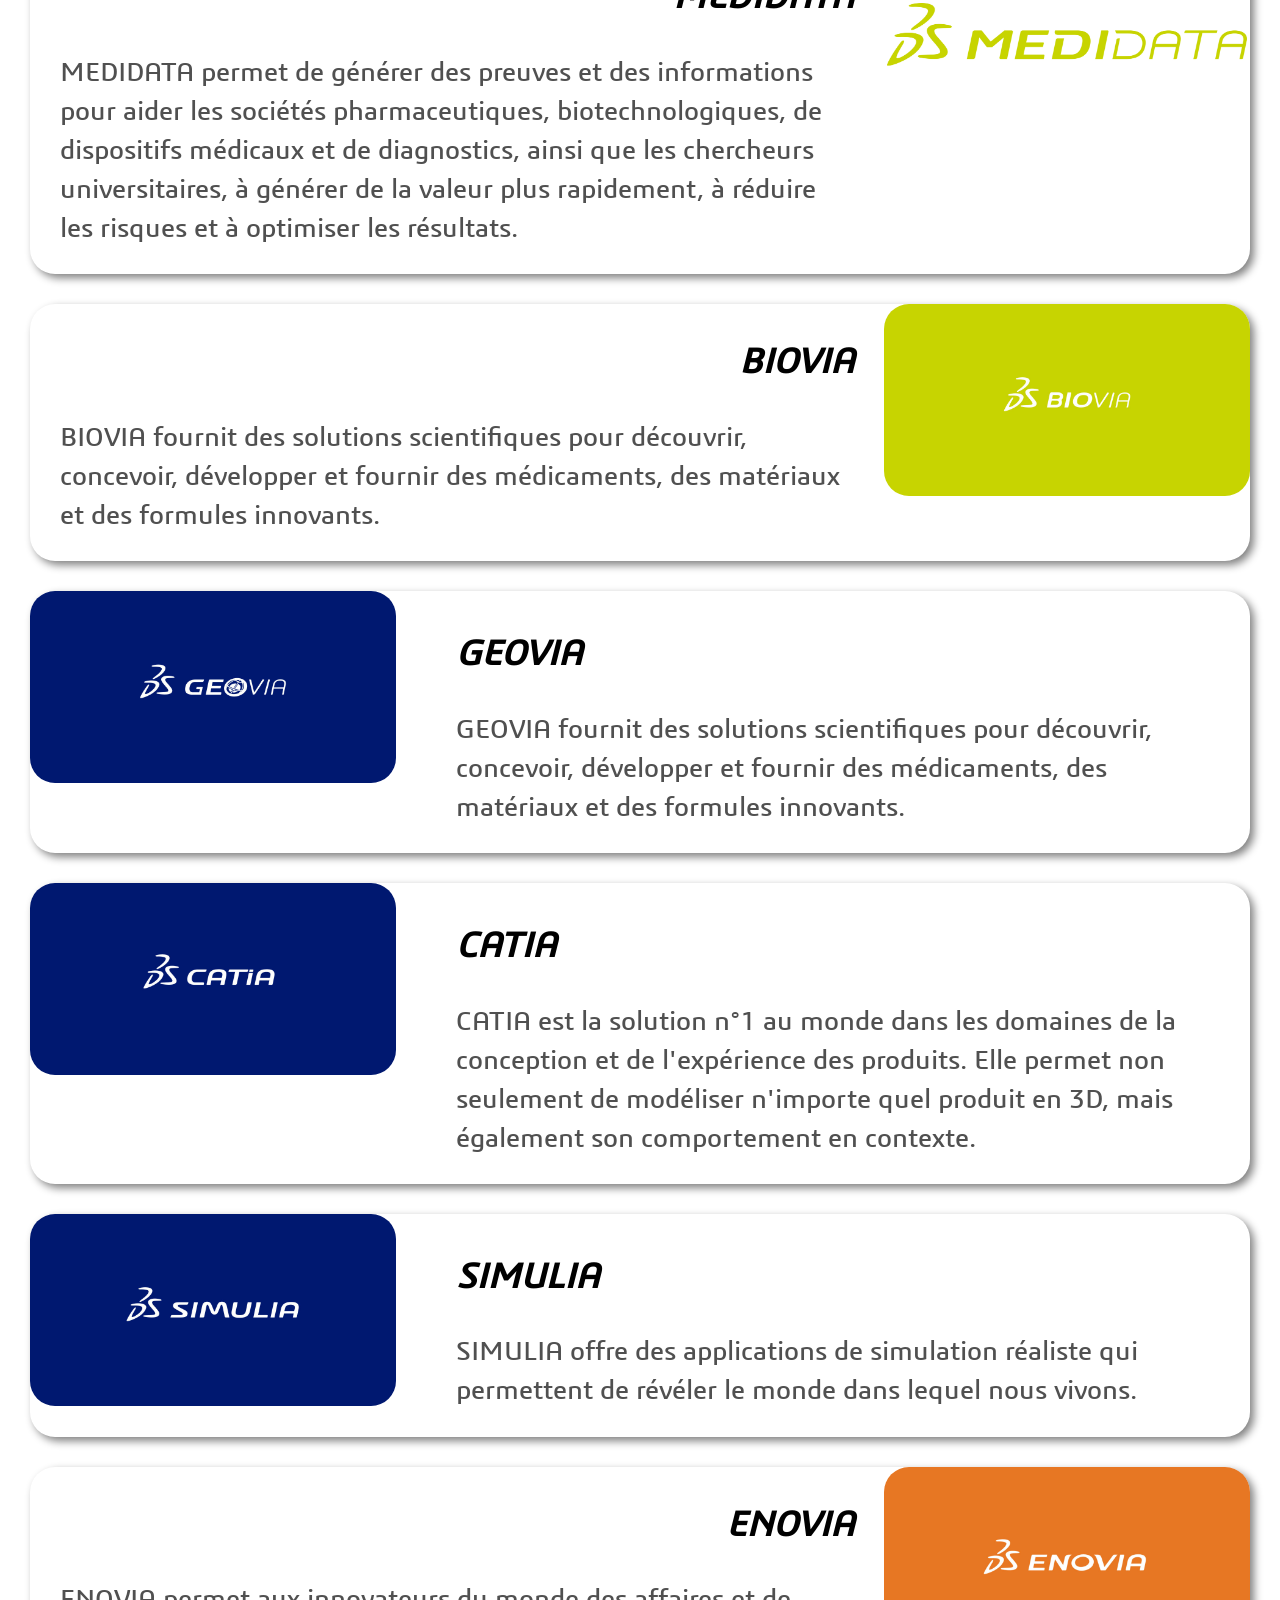
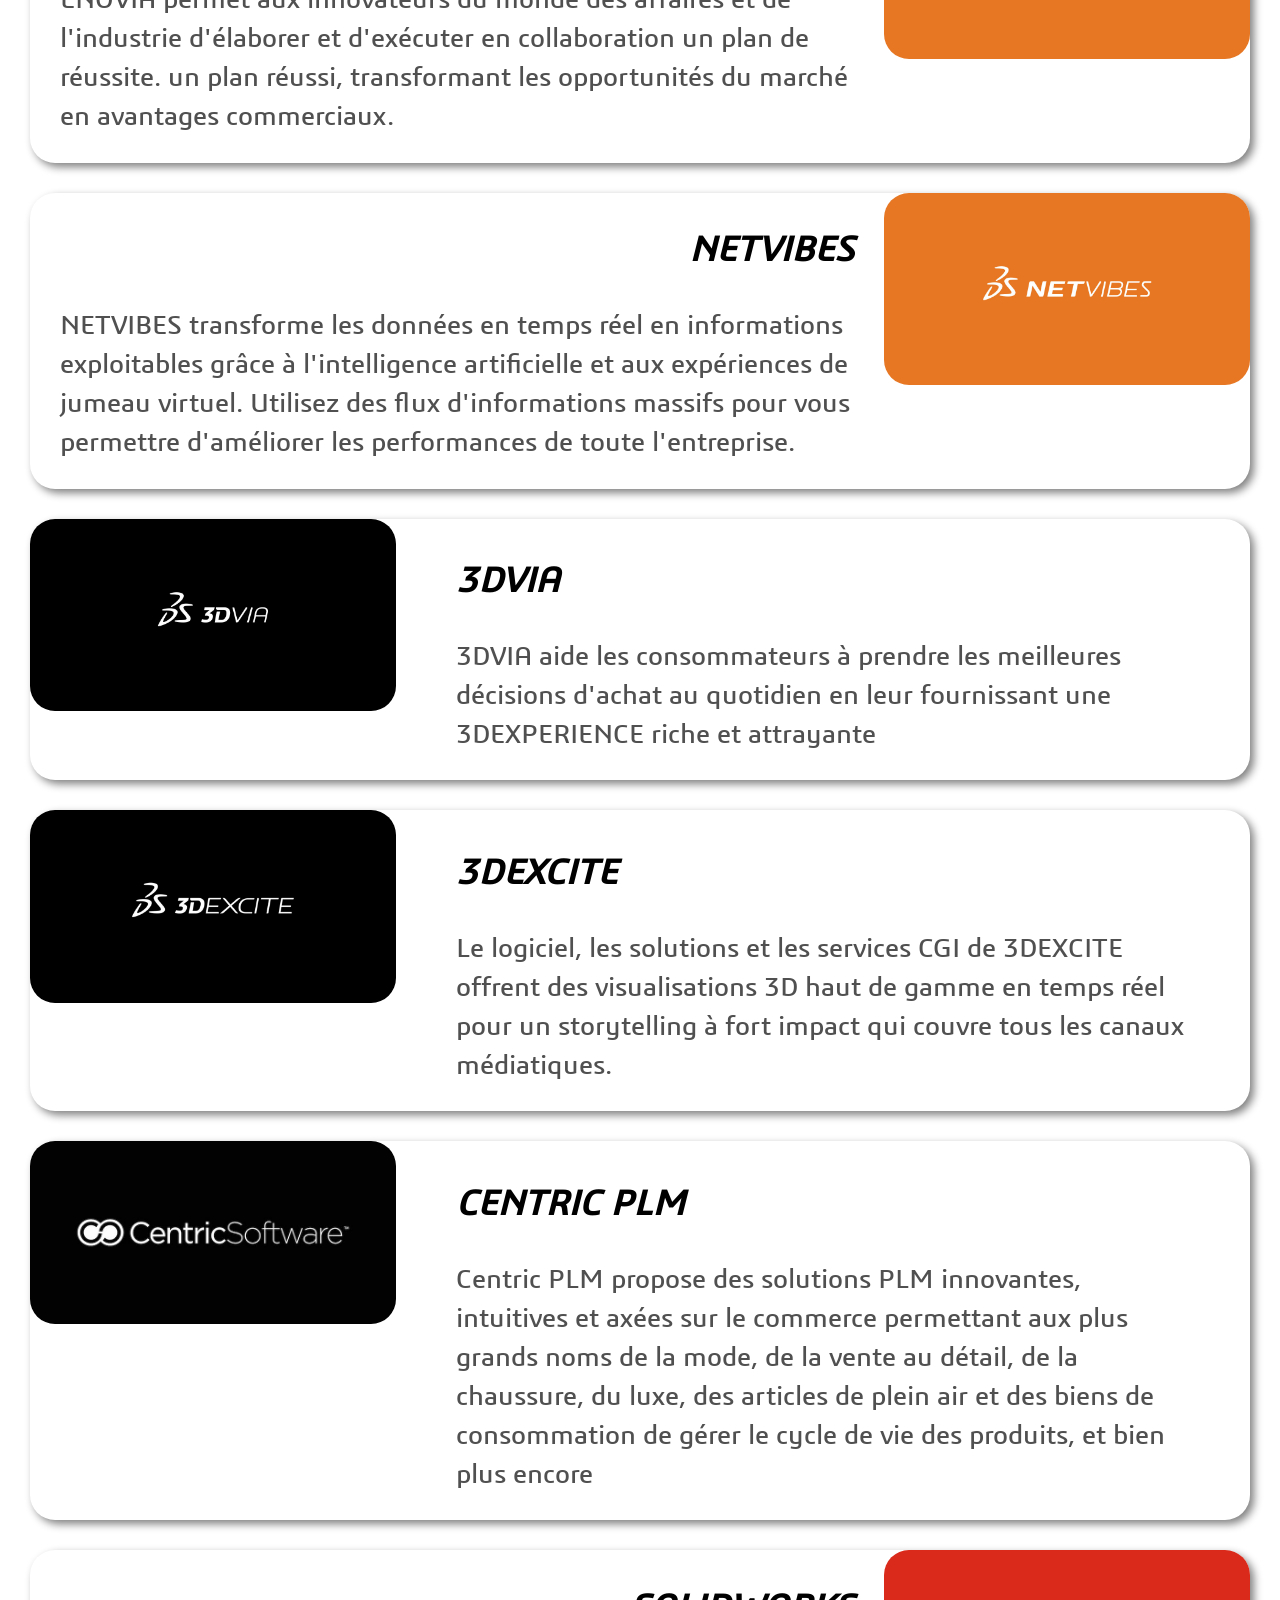
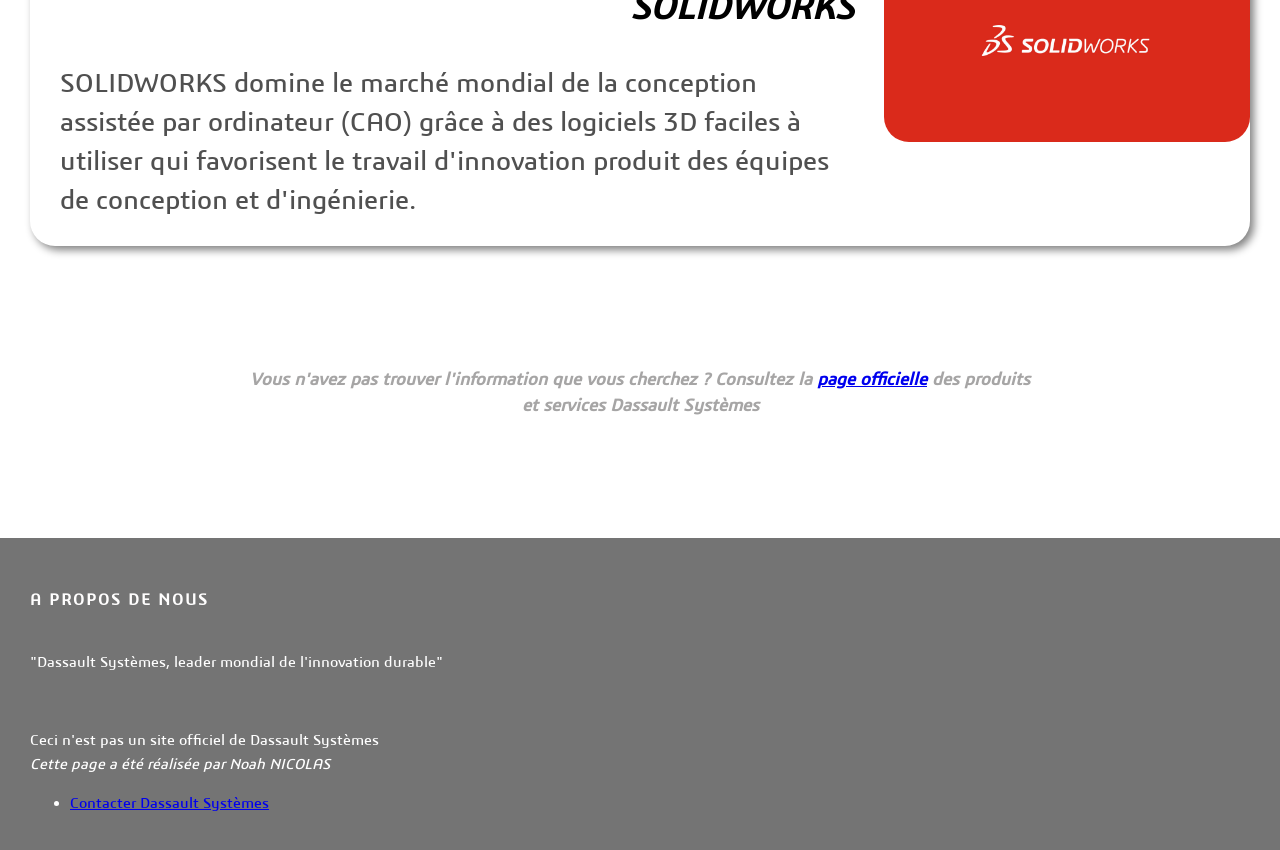
<file: Produits/produits.html>
<!DOCTYPE html>
<html lang="fr">
    <head>
        <meta charset="utf-8">
        <title>Page Produits</title>
        <link rel="icon" type="image/x-icon" href="../favicon.ico">
        <meta http-equiv="X-UA-Compatible" content="IE=edge">
        <meta name="viewport" content="width=device-width, initial-scale=1.0">
        <link rel="stylesheet" href="Styles/styles_produits.css">
    </head>
<body>
    <nav class="container-menu">
        <nav class="menu">
            <a href="../index.html"><img class="logo" src="logo.png" alt="logo"></a>
            <a class="item" href="../index.html">
                Accueil
                <div class="souligne"></div>
            </a>
            <a class="item" href="../Histoire/histoire.html">
                Histoire
                <div class="souligne"></div>
            </a>          
            <a class="item" href="../Finances/finances.html">
                Finances
                <div class="souligne"></div>
            </a>
            <a class="item" href="../Produits/produits.html">
                Produits
                <div class="souligne"></div>
            </a>
            <a class="item" href="../Valeurs/valeurs.html">
                Valeurs
                <div class="souligne"></div>
            </a>
        </nav>
    </nav>  

    <div class="container">
        <div class="parallax"></div>
        <div class="titre-article"><h1>Les Produits</h1></div>
    </div>
    <div class="text-top">
        <h2><i>Dassault Systèmes dispose de spécialités, de compétences,
        mais surtout d'une large gamme de produits logiciels qui
        contribuent à son succès.</i></h2>
    </div>
    <div class="grid2">
        <img class="images" src="images/Delmia.jpg" alt="logo Delmia">
        <div class="item">
            <div class="item1"><h2>DELMIA</h2></div>
            <div class="text-articles">
                <p>DELMIA permet aux entreprises et aux prestataires de services de connecter les mondes 
                    réel et virtuel des opérations mondiales pour réinventer l'entreprise et atteindre une 
                    excellence durable.</p>
            </div>
        </div>
    </div>
    <div class="grid">
        <div class="container">
            <div class="item2">
                <h2>MEDIDATA</h2>
            </div>
            <div class="text-articles">
                <p>MEDIDATA permet de générer des preuves et des informations pour aider les sociétés pharmaceutiques, 
                    biotechnologiques, de dispositifs médicaux et de diagnostics, ainsi que les chercheurs universitaires, 
                    à générer de la valeur plus rapidement, à réduire les risques et à optimiser les résultats.</p>
            </div>
        </div>
        <img class="images" src="images/Medidata.jpg" alt="logo Medidata">
    </div>
    <div class="grid">
        <div class="container">
            <div class="item2">
                <h2>BIOVIA</h2>
            </div>
            <div class="text-articles">
                <p>BIOVIA fournit des solutions scientifiques pour découvrir, concevoir, développer 
                    et fournir des médicaments, des matériaux et des formules innovants.</p>
            </div>
        </div>
        <img class="images" src="images/Biovia.jpg" alt="logo Biovia">
    </div>
    <div class="grid2">
        <img class="images" src="images/Geovia.jpg" alt="logo Geovia">
        <div class="item">
            <div class="item1"><h2>GEOVIA</h2></div>
            <div class="text-articles">
                <p>GEOVIA fournit des solutions scientifiques pour découvrir, concevoir, 
                    développer et fournir des médicaments, des matériaux et des formules innovants.</p>
            </div>
        </div>
    </div>
    <div class="grid2">
        <img class="images" src="images/Catia.jpg" alt="logo Catia">
        <div class="item">
            <div class="item1"><h2>CATIA</h2></div>
            <div class="text-articles">
                <p>CATIA est la solution n°1 au monde dans les domaines de la conception et de 
                    l'expérience des produits. Elle permet non seulement de modéliser n'importe quel 
                    produit en 3D, mais également son comportement en contexte.</p>
            </div>
        </div>
    </div>
    <div class="grid2">
        <img class="images" src="images/Simulia.jpg" alt="logo Simulia">
        <div class="item">
            <div class="item1"><h2>SIMULIA</h2></div>
            <div class="text-articles">
                <p>SIMULIA offre des applications de simulation réaliste qui permettent de révéler le monde 
                    dans lequel nous vivons.</p>
            </div>
        </div>
    </div>
    <div class="grid">
        <div class="container">
            <div class="item2">
                <h2>ENOVIA</h2>
            </div>
            <div class="text-articles">
                <p>ENOVIA permet aux innovateurs du monde des affaires et de l'industrie d'élaborer et 
                    d'exécuter en collaboration un plan de réussite. un plan réussi, transformant les 
                    opportunités du marché en avantages commerciaux.</p>
            </div>
        </div>
        <img class="images" src="images/Enovia.jpg" alt="logo Enovia">
    </div>
    <div class="grid">
        <div class="container">
            <div class="item2">
                <h2>NETVIBES</h2>
            </div>
            <div class="text-articles">
                <p>NETVIBES transforme les données en temps réel en informations exploitables grâce 
                    à l'intelligence artificielle et aux expériences de jumeau virtuel. Utilisez des flux 
                    d'informations massifs pour vous permettre d'améliorer les performances de toute l'entreprise.
                    </p>
            </div>
        </div>
        <img class="images" src="images/Netvibes.jpg" alt="logo Netvibes">
    </div>
    <div class="grid2">
        <img class="images" src="images/3DVia.jpg" alt="logo 3DVia">
        <div class="item">
            <div class="item1"><h2>3DVIA</h2></div>
            <div class="text-articles">
                <p>3DVIA aide les consommateurs à prendre les meilleures décisions d'achat au quotidien en leur 
                    fournissant une 3DEXPERIENCE riche et attrayante
                </p>
            </div>
        </div>
    </div>
    <div class="grid2">
        <img class="images" src="images/3Dexcite.jpg" alt="logo 3Dexcite">
        <div class="item">
            <div class="item1"><h2>3DEXCITE</h2></div>
            <div class="text-articles">
                <p>Le logiciel, les solutions et les services CGI de 3DEXCITE offrent des visualisations 3D haut 
                    de gamme en temps réel pour un storytelling à fort impact qui couvre tous les canaux médiatiques.
                </p>
            </div>
        </div>
    </div>
    <div class="grid2">
        <img class="images" src="images/centric-PR-image.jpg" alt="logo Centric">
        <div class="item">
            <div class="item1"><h2>CENTRIC PLM</h2></div>
            <div class="text-articles">
                <p>Centric PLM propose des solutions PLM innovantes, intuitives et axées sur le commerce permettant aux 
                    plus grands noms de la mode, de la vente au détail, de la chaussure, du luxe, des articles de plein 
                    air et des biens de consommation de gérer le cycle de vie des produits, et bien plus encore
                </p>
            </div>
        </div>
    </div>
    <div class="grid">
        <div class="container">
            <div class="item2">
                <h2>SOLIDWORKS</h2>
            </div>
            <div class="text-articles">
                <p>SOLIDWORKS domine le marché mondial de la conception assistée par ordinateur (CAO) grâce à des logiciels 
                    3D faciles à utiliser qui favorisent le travail d'innovation produit des équipes de conception et d'ingénierie.
                    </p>
            </div>
        </div>
        <img class="images" src="images/Solidworks.jpg" alt="logo Solidworks">
    </div>
    <div class="text-bottom">
        <h3><i>Vous n'avez pas trouver l'information que vous cherchez ? Consultez la 
            <a href="https://www.3ds.com/fr/produits-et-services/">page officielle</a> des produits et services Dassault Systèmes</i></h3>
    </div>
    <footer>
        <div class="container">
          <div class="row">
            <div class="col-sm-12 col-md-6">
            </div>
    
            <div class="col-xs-6 col-md-3">
              <h6>A Propos de nous</h6>
              <p class="text-justify"> "Dassault Systèmes, leader mondial de l'innovation durable" </p><br>
              <p class="text-justify">Ceci n'est pas un site officiel de Dassault Systèmes<i><br>
                Cette page a été réalisée par Noah NICOLAS</i></p>
              <ul class="footer-links">
                <li><a href="https://www.3ds.com/fr/about-3ds/contact-information" class="lire_suite"> Contacter Dassault Systèmes </a></li></ul>
          </div>
        </div>
        </div>
    </footer>
</body>
</html>
</file>
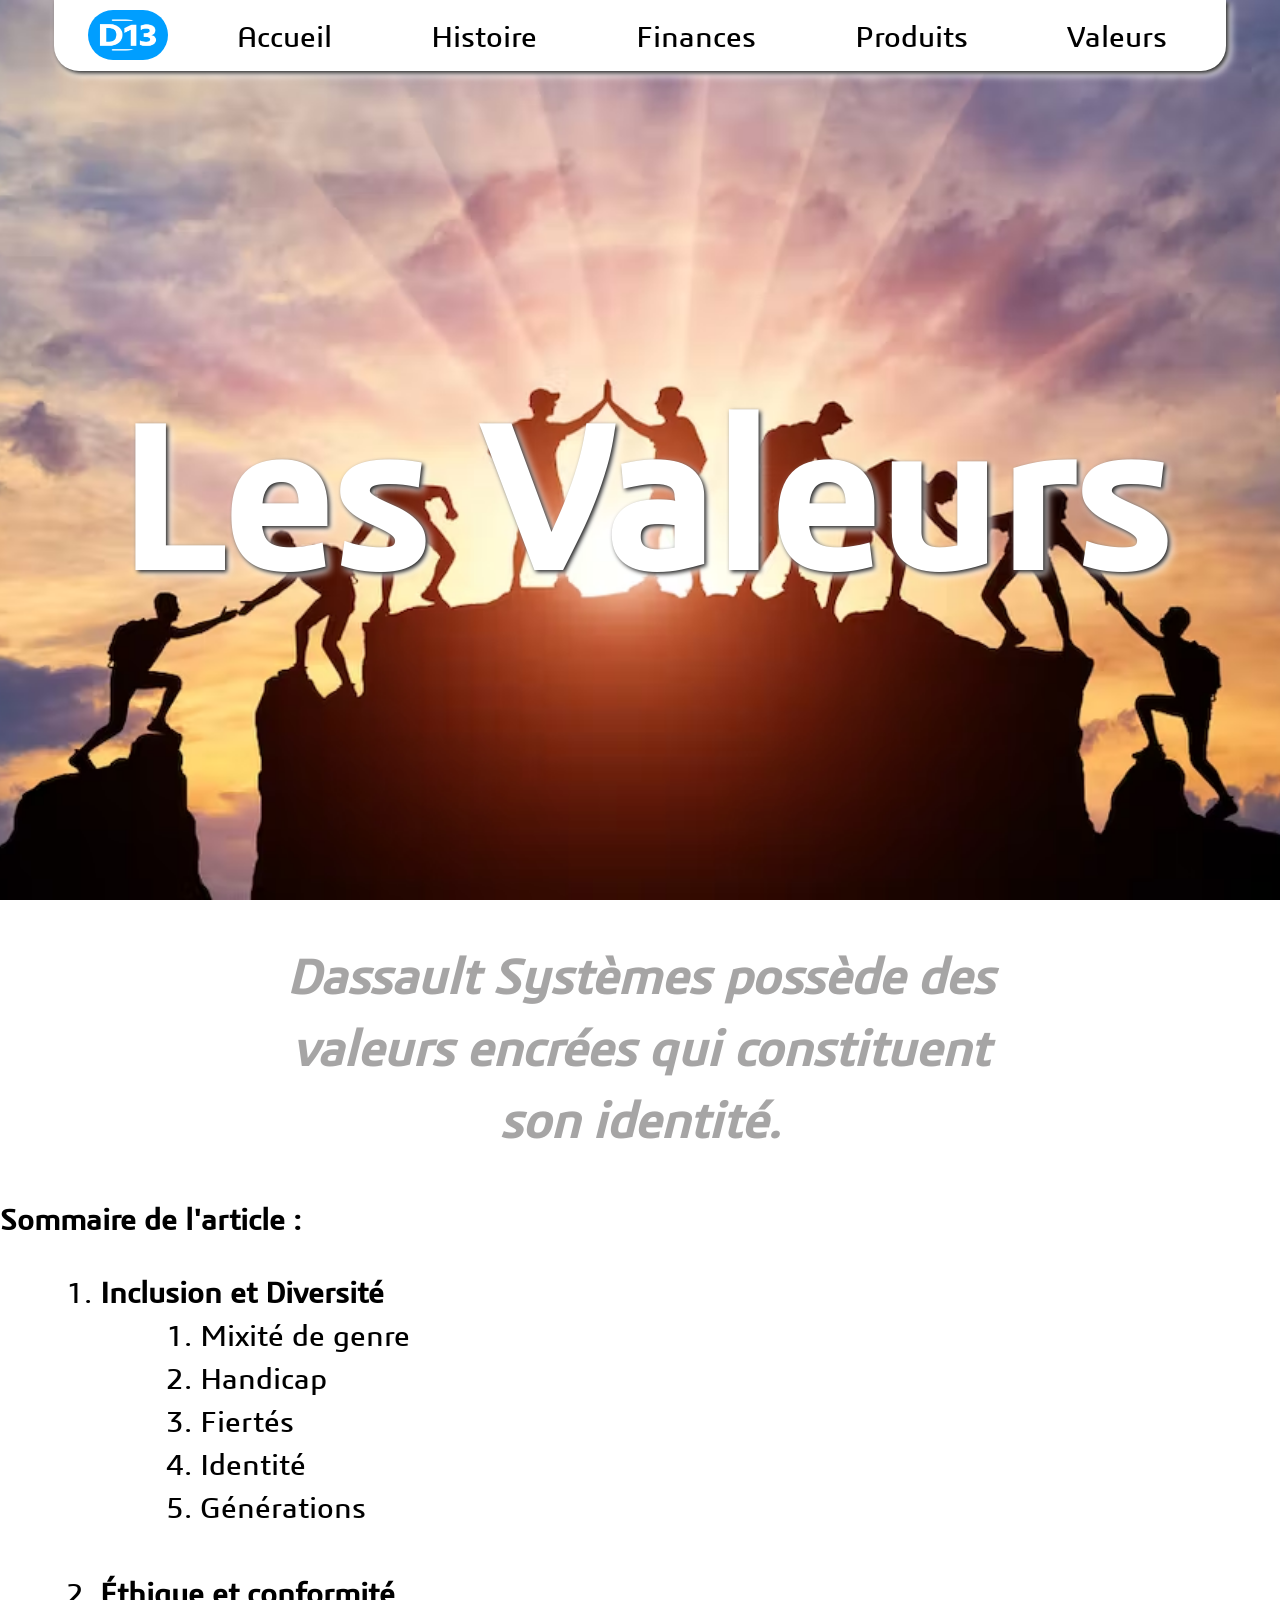
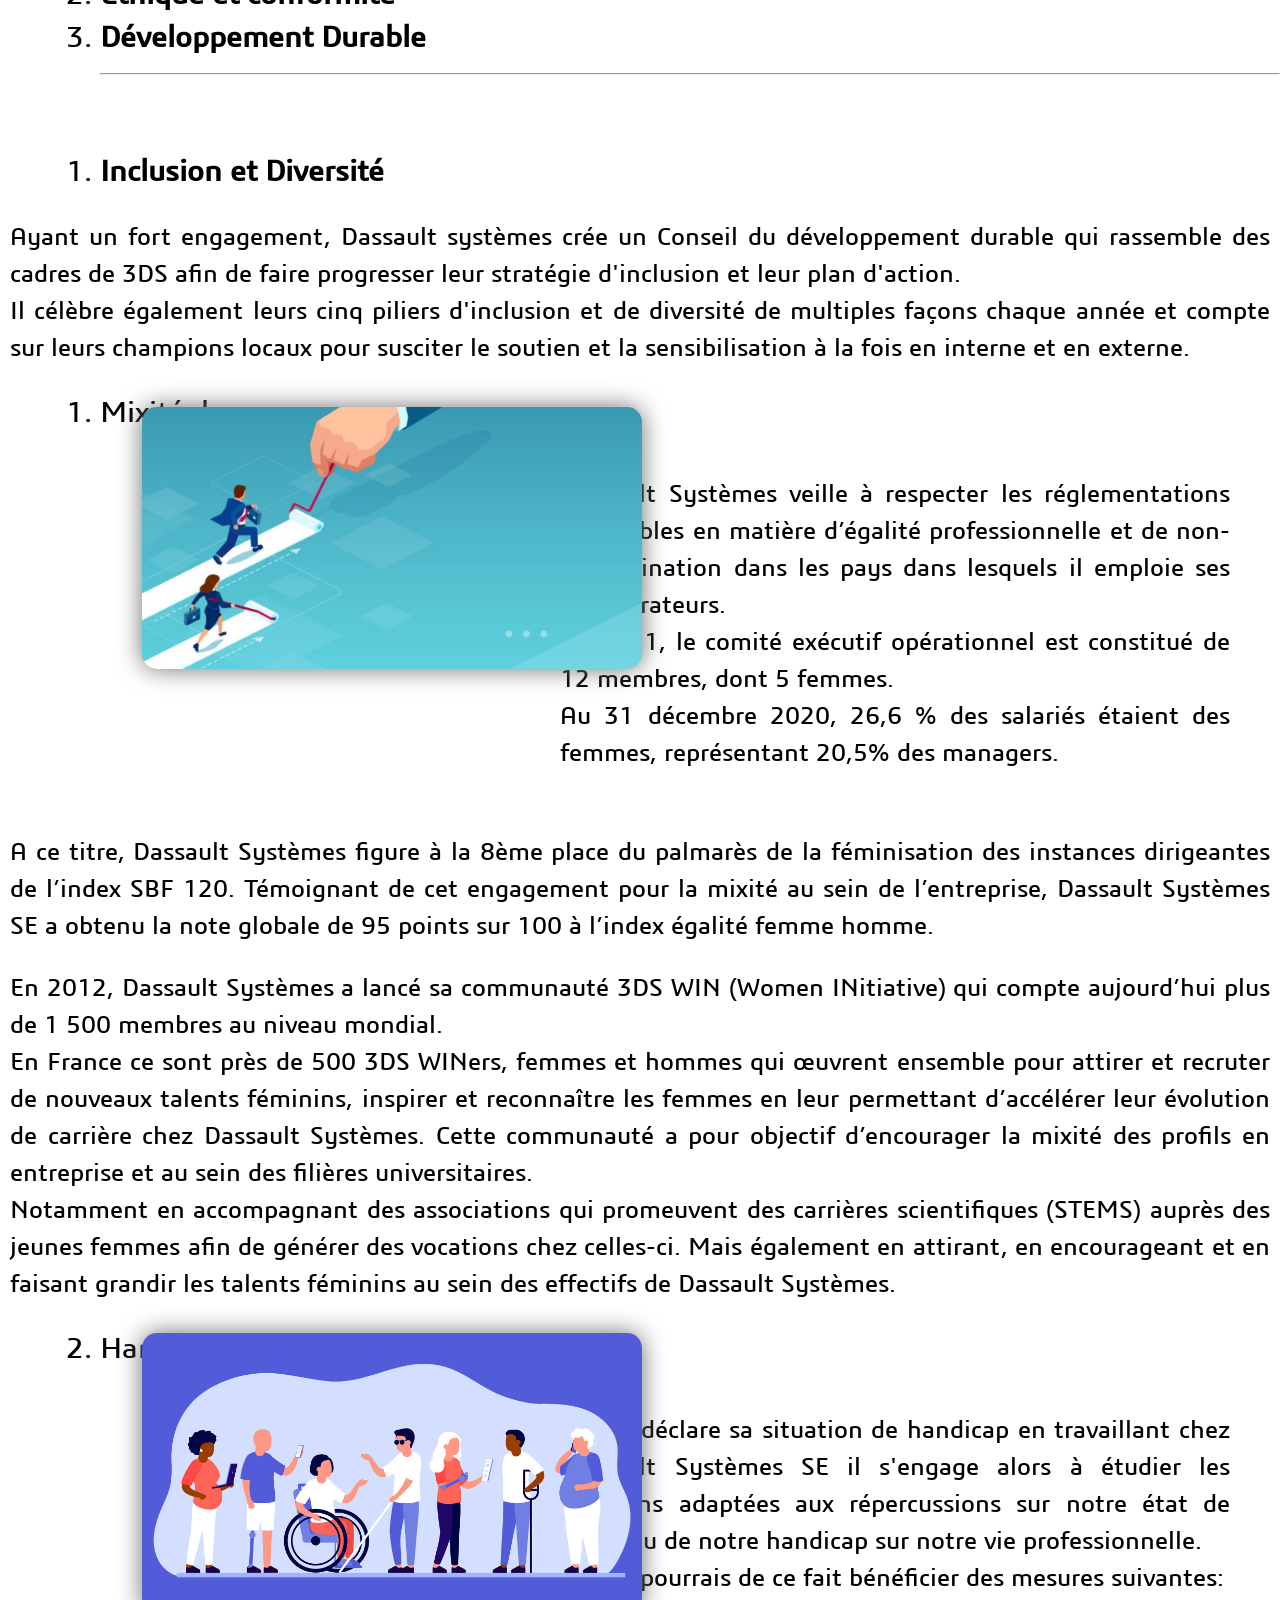
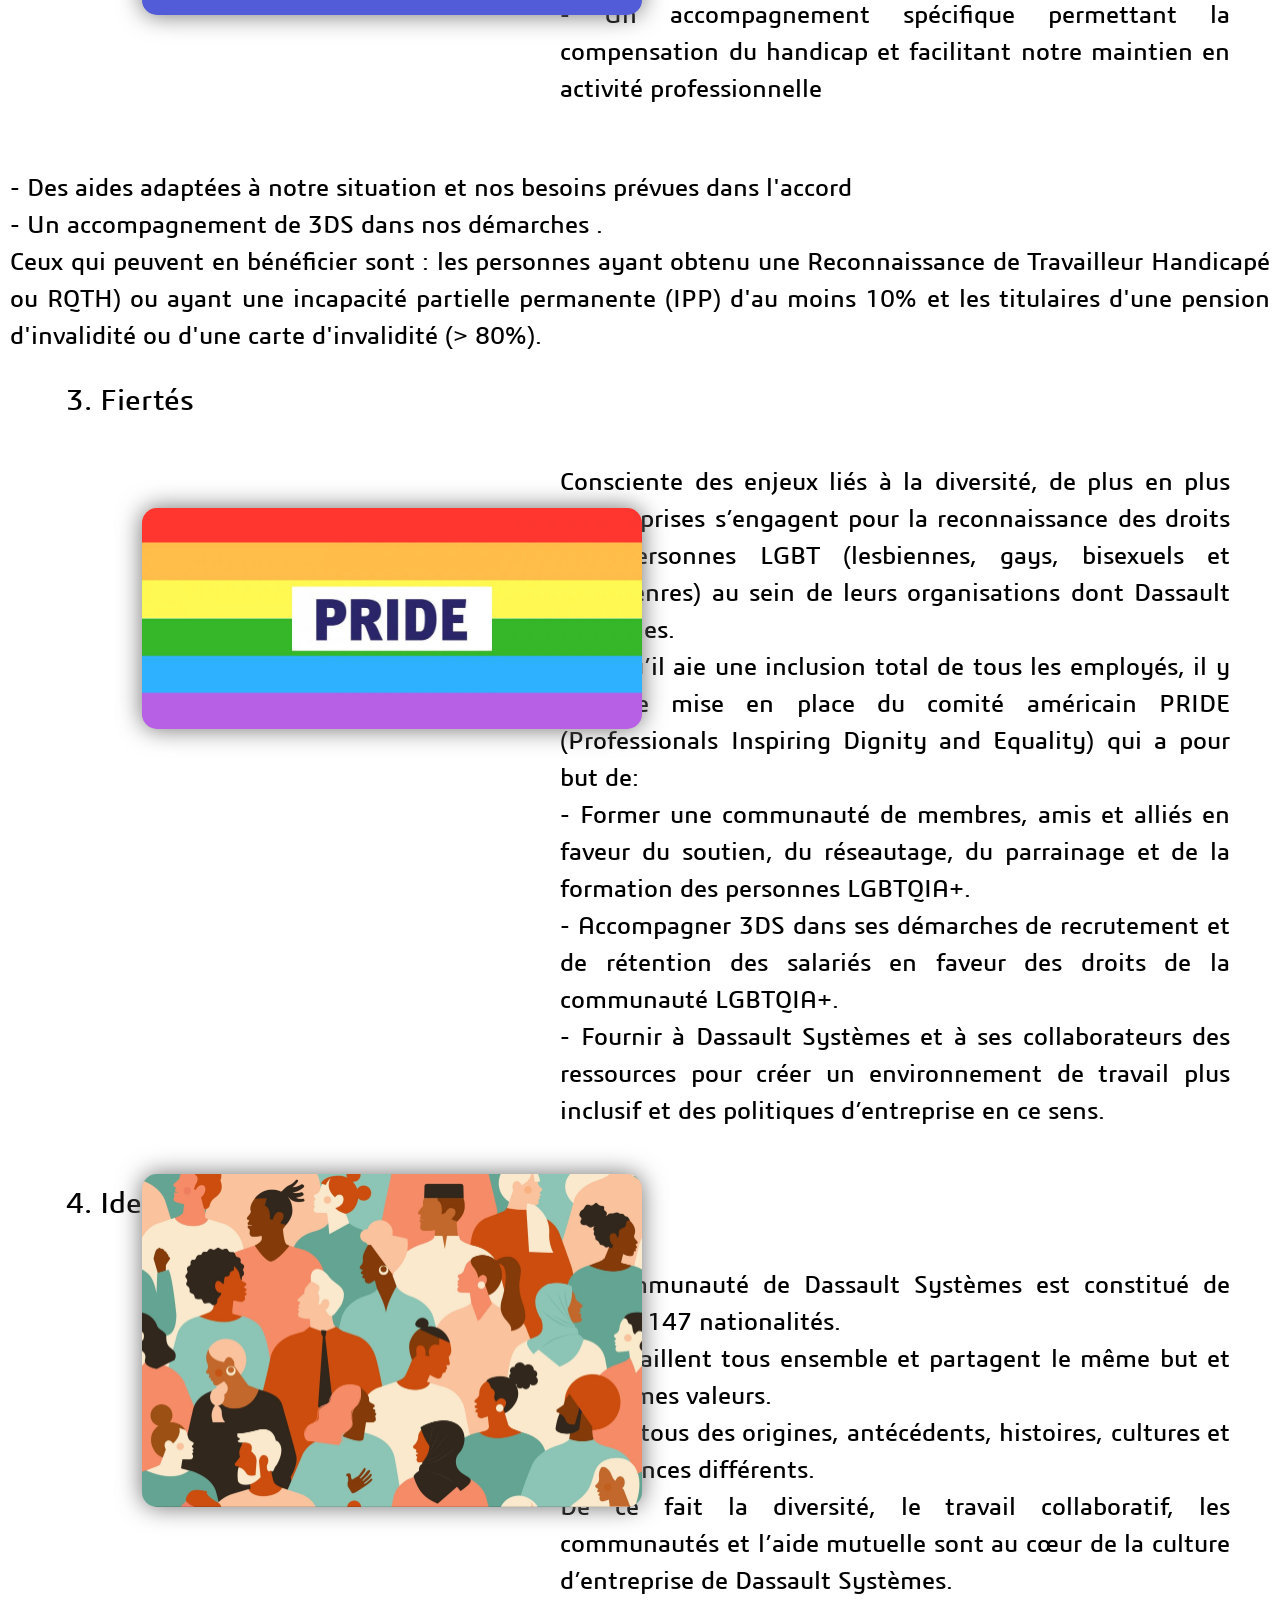
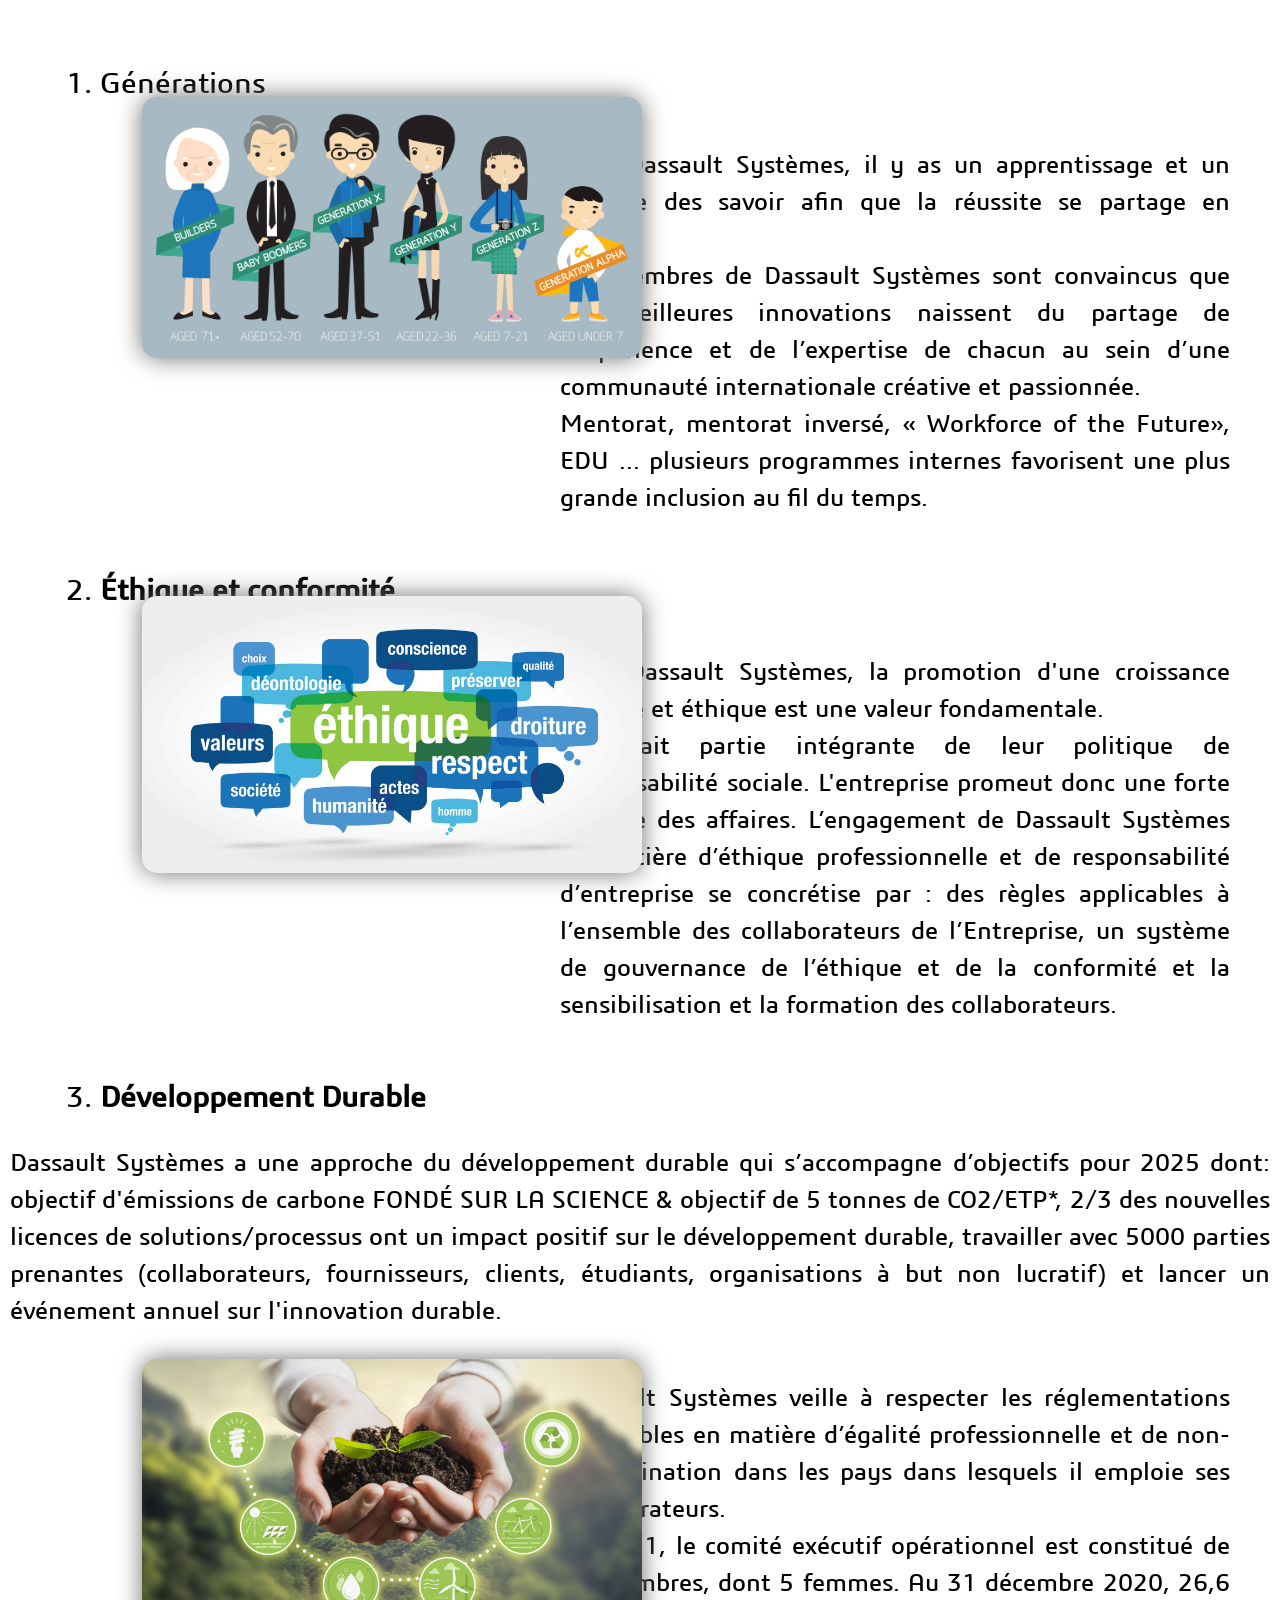
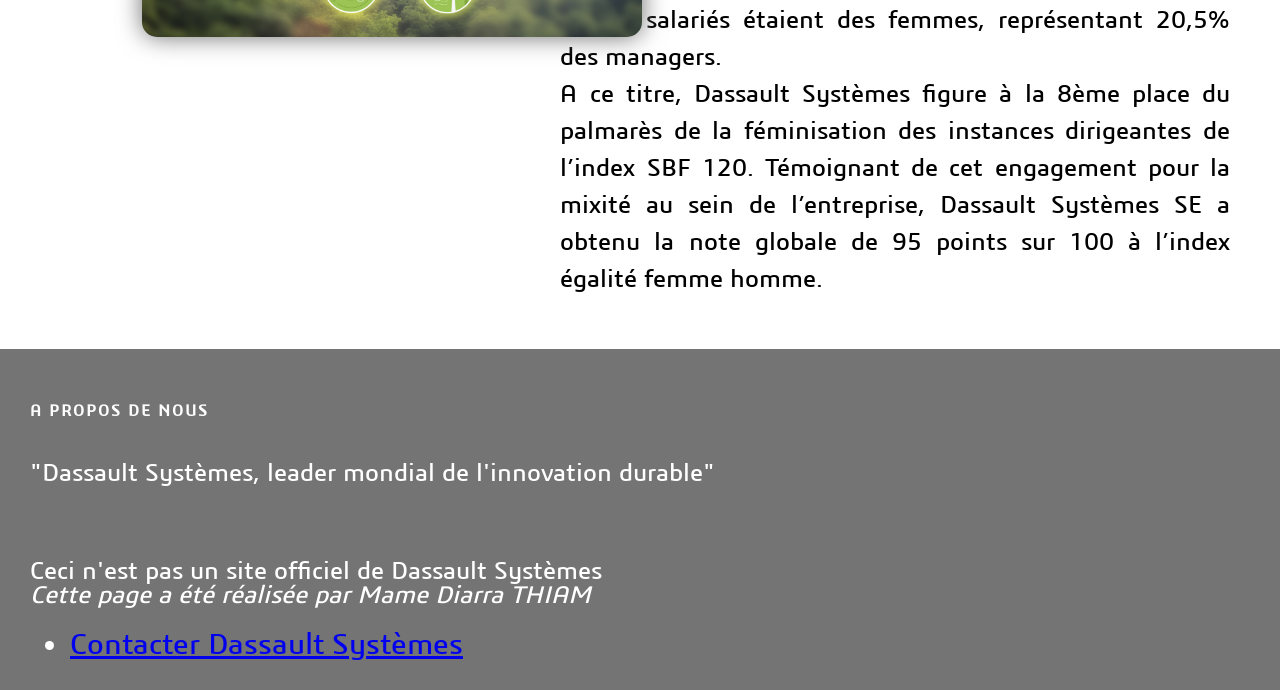
<file: Valeurs/valeurs.html>
<!DOCTYPE html>
<html lang="fr">
    <head>
        <meta charset="utf-8">
        <title>Page Index - Page HTML</title>
        <link rel="icon" type="image/x-icon" href="../favicon.ico">
        <link rel="stylesheet" href="Styles/styles_valeurs.css">
    </head>
<body>
    <nav class="container-menu">
        <nav class="menu">
            <a href="../index.html"><img class="logo" src="../Accueil/Divers/logo.png" alt="logo"></a>
            <a class="item" href="../index.html">
                Accueil
                <div class="souligne"></div>
            </a>
            <a class="item" href="../Histoire/histoire.html">
                Histoire
                <div class="souligne"></div>
            </a>
                
            <a class="item" href="../Finances/finances.html">
                Finances
                <div class="souligne"></div>
            </a>
            <a class="item" href="../Produits/produits.html">
                Produits
                <div class="souligne"></div>
            </a>
            <a class="item" href="../Valeurs/valeurs.html">
                Valeurs
                <div class="souligne"></div>
            </a>
        </nav>
    </nav>

        <div class="container">
            <div class="parallax"></div>
            <div class="titre-article"><h1>Les Valeurs</h1></div>
        </div>

        <div class="text-top">
            <h2><i>Dassault Systèmes possède des valeurs encrées qui constituent son identité.</i></h2>
        </div>

        <h3>Sommaire de l'article :</h3>
            <ol start="1">
                <li class="sommaire_titre_niveau_1" ><strong>Inclusion et Diversité</strong>
                    <ol>
                        <li class="sommaire_titre_niveau_2">Mixité de genre</li>
                        <li class="sommaire_titre_niveau_2">Handicap</li>
                        <li class="sommaire_titre_niveau_2">Fiertés</li>
                        <li class="sommaire_titre_niveau_2">Identité</li>
                        <li class="sommaire_titre_niveau_2">Générations</li>
                    </ol>
                    <br>
                </li>
                <li class="sommaire_titre_niveau_1" ><strong>Éthique et conformité</strong><br></li>
                <li class="sommaire_titre_niveau_1" ><strong>Développement Durable</strong><br><hr><br></li>
            </ol>

            <ol start="1">
                <li class="sommaire_titre_niveau_1" ><strong>Inclusion et Diversité</strong>
            </ol>      
                    <div class="text">
                        <p>
                            Ayant un fort engagement, Dassault systèmes crée un Conseil du développement durable 
                            qui rassemble des cadres de 3DS afin de faire progresser leur stratégie d'inclusion 
                            et leur plan d'action.
                            <br>
                            Il célèbre également leurs cinq piliers d'inclusion et 
                            de diversité de multiples façons chaque année et compte sur leurs champions locaux
                            pour susciter le soutien et la sensibilisation à la fois en interne et en externe.
                        </p>
                    </div>
                    <ol start="1">
                        <li class="sommaire_titre_niveau_2">Mixité de genre</li>
                    </ol>
                    <ul>
                        <li class="grid">
                                <figure>
                                    <img class="image" src="images/mixite-femmes-hommes.jpg" alt="">
                                </figure>
                                <div class="text">
                                    <p>
                                        Dassault Systèmes veille à respecter les réglementations applicables en matière d’égalité professionnelle et de non-discrimination dans les pays dans lesquels il emploie ses collaborateurs.<br>
                                        En 2021, le comité exécutif opérationnel est constitué de 12 membres, dont 5 femmes. <br>
                                        Au 31 décembre 2020, 26,6 % des salariés étaient des femmes, représentant 20,5% des managers.<br>
                                    </p>
                                </div>
                        </li>
                    </ul>
                        <div class="text">
                            <p>    
                            A ce titre, Dassault Systèmes figure à la 8ème place du palmarès de la féminisation des instances dirigeantes de l’index SBF 120.
                            Témoignant de cet engagement pour la mixité au sein de l’entreprise, Dassault Systèmes SE a obtenu la note globale de 95 points sur 100 à l’index égalité femme homme.
                            </p>
                        </div>
                        <div class="text">
                            <p>
                                En 2012, Dassault Systèmes a lancé sa communauté 3DS WIN (Women INitiative) qui compte aujourd’hui plus de 1 500 membres au niveau mondial.<br>
                                En France ce sont près de 500 3DS WINers, femmes et hommes qui œuvrent ensemble pour attirer et recruter de nouveaux talents féminins, inspirer et reconnaître les femmes en leur permettant d’accélérer leur évolution de carrière chez Dassault Systèmes.
                                Cette communauté a pour objectif d’encourager la mixité des profils en entreprise et au sein des filières universitaires. <br> 
                                Notamment en accompagnant des associations qui promeuvent des carrières scientifiques (STEMS) auprès des jeunes femmes afin de générer des vocations chez celles-ci. Mais également en attirant, en encourageant et en faisant grandir les talents féminins au sein des effectifs de Dassault Systèmes.  
                            </p>
                        </div>
                
                        <ol start="2">
                            <li class="sommaire_titre_niveau_2">Handicap</li>
                        </ol>
                        <ul>
                        <li class="grid">
                                <figure>
                                    <img class="image" src="images/handicap.jpg" alt="">
                                </figure>
                            <div class="text">
                                <p> 
                                    Si l’on déclare sa situation de handicap en travaillant chez Dassault Systèmes SE il s'engage alors à étudier les solutions adaptées aux répercussions sur notre état de santé ou de notre handicap sur notre vie professionnelle.<br>
                                    Et l’on pourrais de ce fait bénéficier des mesures suivantes:<br>
                                    - Un accompagnement spécifique permettant la compensation du handicap et facilitant notre
                                    maintien en activité professionnelle <br>
                                    </p>
                            </div>
                        </li>
                        </ul>
                        <div class="text">
                            <p>
                                - Des aides adaptées à notre situation et nos besoins prévues dans l'accord <br>
                                        - Un accompagnement de 3DS dans nos démarches .<br>
                                        Ceux qui peuvent en bénéficier sont : les personnes ayant obtenu une Reconnaissance de Travailleur Handicapé ou RQTH) ou ayant une incapacité partielle permanente (IPP) d'au moins 10% et les titulaires d'une pension d'invalidité ou d'une carte d'invalidité (> 80%).
                            </p>
                        </div>

                        <ol start="3">
                            <li class="sommaire_titre_niveau_2">Fiertés</li>
                        </ol>
                        <ul>
                        <li class="grid">
                                <figure>
                                    <img class="image" src="images/pride.jpg" alt="">
                                </figure>
                            <div class="text">
                                <p> 
                                    Consciente des enjeux liés à la diversité, de plus en plus d’entreprises s’engagent pour la reconnaissance des droits des personnes LGBT (lesbiennes, gays, bisexuels et transgenres) au sein de leurs organisations dont Dassault Systèmes.<br>
                                    Afin qu’il aie une inclusion total de tous les employés, il y as une mise en place du comité américain PRIDE (Professionals Inspiring Dignity and Equality) qui a pour but de:<br>
                                    - Former une communauté de membres, amis et alliés en faveur du soutien, du réseautage, du parrainage et de la formation des personnes LGBTQIA+. <br>
                                    - Accompagner 3DS dans ses démarches de recrutement et de rétention des salariés en faveur des droits de la communauté LGBTQIA+. <br>
                                    - Fournir à Dassault Systèmes et à ses collaborateurs des ressources pour créer un environnement de travail plus inclusif et des politiques d’entreprise en ce sens. 
                                </p>
                            </div>
                        </li>
                        </ul>

                        <ol start="4">
                        <li class="sommaire_titre_niveau_2">Identité</li>
                        </ol>
                        <ul>
                        <li class="grid">
                                <figure>
                                    <img class="image" src="images/identité.jpg" alt="">
                                </figure>
                                <div class="text">
                                    <p> 
                                        La communauté de Dassault Systèmes est constitué de plus de 147 nationalités.<br>
                                        Ils travaillent tous ensemble et partagent le même but et les mêmes valeurs.<br>
                                        Ils ont tous des origines, antécédents, histoires, cultures et expériences différents.<br>
                                        De ce fait la diversité, le travail collaboratif, les communautés et l’aide mutuelle sont au cœur de la culture d’entreprise de Dassault Systèmes.
                                    </p>
                                </div>
                        </li>
                        </ul>

                        <ol start="1">
                        <li class="sommaire_titre_niveau_2">Générations</li>
                        </ol>
                        <ul>
                        <li class="grid">
                                <figure>
                                    <img class="image" src="images/generation.jpg" alt="">
                                </figure>
                                <div class="text">
                                    <p> 
                                        Chez Dassault Systèmes, il y as un apprentissage et un partage des savoir afin que la réussite se partage en équipe. <br>
                                        Les membres de Dassault Systèmes sont convaincus que les meilleures innovations naissent du partage de l’expérience et de l’expertise de chacun au sein d’une communauté internationale créative et passionnée.<br>
                                        Mentorat, mentorat inversé, « Workforce of the Future», EDU ... plusieurs programmes internes favorisent une plus grande inclusion au fil du temps.
                                    </p>
                                </div>
                        </li>  
                        </ul>

                        <ol start="2">
                        <li class="sommaire_titre_niveau_1"><strong>Éthique et conformité</strong></li>
                        </ol>
                        <ul>
                        <li class="grid">
                                <figure>
                                    <img class="image" src="images/ethique.jpg" alt="">
                                </figure>
                                <div class="text">
                                    <p>
                                        Pour Dassault Systèmes, la promotion d'une croissance durable et éthique est une valeur fondamentale.<br>
                                        Elle fait partie intégrante de leur politique de responsabilité sociale.
                                        L'entreprise promeut donc une forte éthique des affaires.
                                        L’engagement de Dassault Systèmes en matière d’éthique professionnelle et de responsabilité d’entreprise se concrétise par : des règles applicables à l’ensemble des collaborateurs de l’Entreprise, un système de gouvernance de l’éthique et de la conformité et la sensibilisation et la formation des collaborateurs. 
                                    </p>
                                </div>
                        </li>
                        </ul>

                        <ol start="3">
                        <li class="sommaire_titre_niveau_1"><strong>Développement Durable</strong>
                        </ol>
                        <div class="text">
                            <p>
                                Dassault Systèmes a une approche du développement durable qui s’accompagne d’objectifs pour 2025 dont: objectif d'émissions de carbone FONDÉ SUR LA SCIENCE & objectif de 5 tonnes de CO2/ETP*, 2/3 des nouvelles licences de solutions/processus ont un impact positif sur le développement durable, travailler avec 5000 parties prenantes (collaborateurs, fournisseurs, clients, étudiants, organisations à but non lucratif) et lancer un événement annuel sur l'innovation durable.
                            </p>
                        </div>
                        <ul>
                        <li class="grid">
                                <figure>
                                    <img class="image" src="images/developpement-durable.jpg" alt="">
                                </figure>
                                <div class="text">
                                    <p>
                                        Dassault Systèmes veille à respecter les réglementations applicables en matière d’égalité professionnelle et de non-discrimination dans les pays dans lesquels il emploie ses collaborateurs.<br>
                                        En 2021, le comité exécutif opérationnel est constitué de 12 membres, dont 5 femmes. 
                                        Au 31 décembre 2020, 26,6 % des salariés étaient des femmes, représentant 20,5% des managers. <br>
                                        A ce titre, Dassault Systèmes figure à la 8ème place du palmarès de la féminisation des instances dirigeantes de l’index SBF 120.
                                        Témoignant de cet engagement pour la mixité au sein de l’entreprise, Dassault Systèmes SE a obtenu la note globale de 95 points sur 100 à l’index égalité femme homme.
                                    </p>
                                </div>
                        </li>
                        </ul>
            <footer>
                <div class="container">
                  <div class="row">
                    <div class="col-sm-12 col-md-6">
                    </div>
            
                    <div class="col-xs-6 col-md-3">
                      <h6>A Propos de nous</h6>
                      <p class="text-justify"> "Dassault Systèmes, leader mondial de l'innovation durable" </p><br>
                      <p class="text-justify">Ceci n'est pas un site officiel de Dassault Systèmes<i><br>
                        Cette page a été réalisée par Mame Diarra THIAM</i></p>
                      <ul class="footer-links">
                        <li><a href="https://www.3ds.com/fr/about-3ds/contact-information" class="lire_suite"> Contacter Dassault Systèmes </a></li></ul>
                  </div>
                </div>
                </div>
            </footer>
    </body>
</html>
</file>
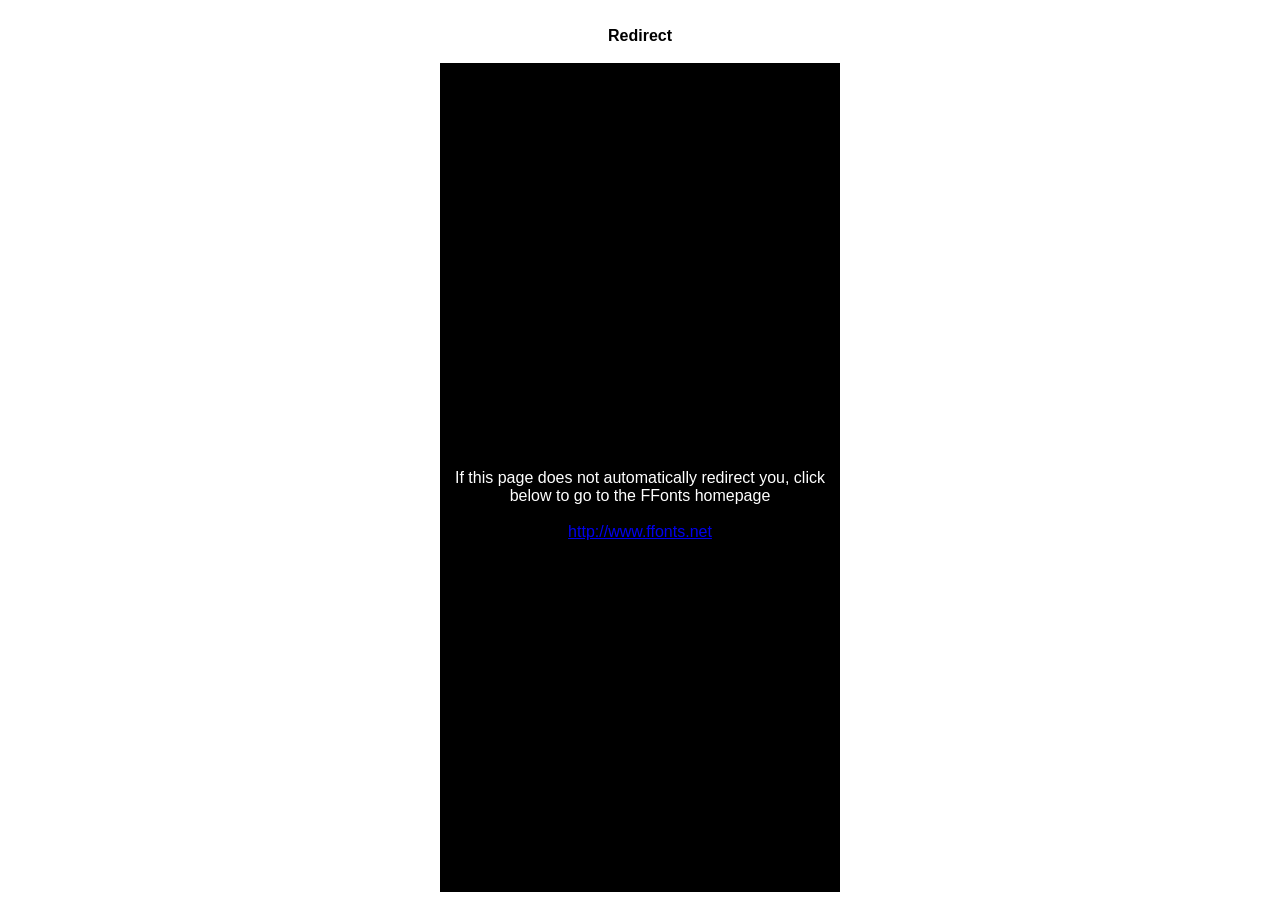
<file: Accueil/Divers/ffonts.net.htm>
<HTML>
<HEAD>
<TITLE>FFonts - Redirect</TITLE>
<meta http-equiv="refresh" content="1;url=http://www.ffonts.net">
<script language="javascript">
<!-- 
//location.replace("http://www.ffonts.net");
-->
</script>
</HEAD>

<BODY >
<CENTER>
<TABLE WIDTH="400" HEIGHT="100%" BORDER="0" CELLPADDING="0" CELLSPACING="0">
<TR><TD WIDTH="100%" HEIGHT="20" ALIGN="CENTER" VALIGN="LEFT" BGCOLOR="#FFFFFF"><FONT FACE="Arial, Sans Serif, Verdana" SIZE=3 COLOR="#000000"><B>Redirect</B></FONT></TD></TR>
<TR><TD WIDTH="100%" HEIGHT="300" ALIGN="CENTER" VALIGN="LEFT" BGCOLOR="#000000"><BR><BR><BR>
<FONT FACE="Arial, Sans Serif, Verdana" SIZE=3 COLOR="#FFFFFF">If this page does not automatically redirect you, click below to go to the FFonts homepage</FONT>
<BR><BR>
<FONT FACE="Arial, Sans Serif, Verdana" SIZE=3 COLOR="#FFFFFF"><A HREF="http://www.ffonts.net" TARGET="_top">http://www.ffonts.net</A>
</TD></TR>
</TD></TR>
</TABLE>
</CENTER>
</BODY>
</HTML>
</file>
<file: Accueil/Styles/styles_accueil.css>
@font-face{
    font-family: '3ds';
    src: url('3ds Regular.ttf');
}

body{
    font-family: "3ds", Arial , sans-serif;
    margin: 0;
}


.menu{
    margin-right: auto;
    margin-left: auto;
    color: #009eff;
    width : 90vw;
    display: inline-flex;
    justify-content: space-around;
    border: 2px;
    font-size: 30px;
    overflow: hidden;
    padding: 10px;
    background-color: white;
    position:fixed;
    z-index: 500;
    border-radius: 0px 0px 25px 25px;
    box-shadow: 2px 2px 4px rgb(35, 35, 35), 4px 4px 8px rgb(255, 255, 255);
}

.container-page{
    display:block;
}

.container-menu{
    display:flex;
    justify-content: center;
}

.item{
    text-decoration: none;
    margin-top:5px;
    margin-right:30px;
    margin-left:30px;
    color:black;
    text-justify: auto;
}

.logo{
    display: flex;
    min-width: 80px;
    min-height: 50px;
    padding: 0%;
    margin-left: 4px;
    border-radius: 25px 25px 25px 25px;
    width:50px;
    height:50px;
    color:black;
}

.souligne{
    height: 3px;
    background-color: #009eff;
    width: 0;
    transition: 1s;
}

a:hover>.souligne{
    width: 100%;
}

.parallax{
    background-image: url("../Divers/Dassault-systemes-medidata.jpg");
    min-height: 100vh; 
    background-attachment: fixed;
    background-position: center;
    background-repeat: no-repeat;
    background-size: cover;
  }

.image_article{
    width: 100%;
    height: 50%;
    filter: brightness(70%);
    margin-bottom: -100px;
}

.contenant_premier_page{
    position: relative;
    text-align: center;
    margin-bottom: 200px;
}

.titre_article{
    position: absolute;
    text-align: center;
    top: 35%;
    left: 50%;
    transform: translate(-50%, -50%);
    color: white;
    font-family: Arial;
    font-size: 130px;
    white-space: nowrap;
    text-shadow: 2px 2px 4px rgb(35, 35, 35), 4px 4px 8px rgb(255, 255, 255);
}

.text{
    vertical-align: middle;
}

h3{
    font-size: 50px;
    color: #009eff;
    padding-top: 4%;
    margin: 0;
}

.texte_article{
    position: absolute;
    top : 46%;
    left: 50%;
    transform: translate(-50%, -50%);
    color: white;
    font-family: Arial;
    font-size: 25px;
}

.texte-droite{
    font-style: italic;
    text-align:right;
    margin-right:10px;
    margin-bottom: 30px;
    text-shadow: -2px 1px 0px #74caff;
}

.texte-gauche{
    font-style: italic;
    text-align:left;
    margin-left:10px;
    margin-bottom: 30px;
    text-shadow: -2px 1px 0px #74caff;
}

p{
    font-size: 25px;
    text-align: justify;
    margin: 0;
}

figcaption {
    color: #000000;
    text-align: left;
    font-size: 15px;
    margin-top: 0px;
    margin-bottom: 0px;
}

.image{
    margin: 0 30px 15px 15px;
    width: 100%;
    height: 100%;
    max-height: 500px;
    display: flex;
    display: inline-block;
    border-radius: 15px 15px 15px 15px;
    text-align: center;
    filter: drop-shadow(0 0 0.75rem gray);
}

.lire_suite{
    color: #009eff;
    background: white ;
    border: 1px solid transparent;
    text-decoration: none;
    border-radius: 10px 10px 10px 10px;
    font-size: 20px;
    padding: 4px;
    justify-content: center;
    display: flex;
}

.lire_suite:hover{
    background-color:#009eff ;
    color: white;
    border-radius: 5px 5px 5px 5px;
}

.grid{
    display:grid; /* le fameux */
    grid-template-columns:50% 50%; /* 3 colonnes de largeur différente */
    grid-template-rows:50% 50%; /* 2 rangées */
    grid-gap:12px; /* gouttière   */
    gap:12px; /* gouttière (mettre les deux lignes)*/
    padding:0; 
    margin-left: 5%;
    margin-right: 5%;
    margin-top: 0;
    margin-bottom: 0;
    grid-gap: 50px;
  }
  
.grid>li{
    padding:12px;
    margin:0;
    background: white;
    margin:0;
    display:flex;
    justify-content: center;
    align-items: center;
}

.image_finance{
    margin: 0 30px 15px 15px;
    width: 750px;
    height: 325px;
    display: flex;
    display: inline-block;
    border-radius: 15px 15px 15px 15px;
    text-align: center;
    filter: drop-shadow(0 0 0.75rem gray);
}

footer {
    background-color: #747474;
    padding:45px 0 20px;
    font-size:15px;
    line-height:24px;
    color:white;
    padding-left:30px;
    border-top-color:#bbb;
    opacity:1;
    position:absolute;
    left:0px;
    bottom:-400%;
    width:100%;
    margin-left:30px;
  }

  footer hr.small {
    margin:20px 0
  }
  footer h6 {
    color:rgb(255, 254, 254);
    font-size:16px;
    text-transform:uppercase;
    margin-top:5px;
    letter-spacing:2px
  }

  .copyright-text
  {
    margin:0
  }
  @media (max-width:991px)
  {
  footer [class^=col-]
    {
      margin-bottom:30px
    }
  }
  @media (max-width:767px)
  {
  footer
    {
      padding-bottom:0
    }
  footer .copyright-text,footer
    {
      text-align:center
    }
  }
</file>
<file: Finances/styles/style_finances.css>
@font-face {
    font-family: '3ds';
    src: url('3ds Regular.ttf');
}

body{
    font-family: "3ds", Arial, sans-serif;
    margin:0;
}

ol{
    margin-right: 50px;
    margin-left: 50px;
}

.menu{
    margin-right: auto;
    margin-left: auto;
    color: #009eff;
    width : 90vw;
    display: inline-flex;
    justify-content: space-around;
    border: 2px;
    font-size: 30px;
    overflow: hidden;
    padding: 10px;
    background-color: white;
    position:fixed;
    z-index: 500;
    border-radius: 0px 0px 25px 25px;
    box-shadow: 2px 2px 4px rgb(35, 35, 35), 4px 4px 8px rgb(255, 255, 255);
}

.container-menu{
    display:flex;
    justify-content: center;
}

.item{
    text-decoration: none;
    margin-top:5px;
    margin-right:30px;
    margin-left:30px;
    color:black;
    text-justify: auto;
}

.logo{
    display: flex;
    min-width: 80px;
    min-height: 50px;
    padding: 0%;
    margin-left: 4px;
    border-radius: 25px 25px 25px 25px;
    width:50px;
    height:50px;
}

.souligne{
    height: 3px;
    background-color: #009eff;
    width: 0;
    transition: 1s;
}

a:hover>.souligne{
    width: 100%;
}

.img_debut_page {
    position: relative;
    width : 100%;
    height : auto;
}

.contenant {
    position: relative;
    text-align: center;
    color: #000000;
    font-size: 80px;
}

.parallax{
    background-image: url("../images/image_debut_article.jpg");
    min-height: 100vh;
    background-attachment: fixed;
    background-position: center;
    background-repeat: no-repeat;
    background-size: cover;
}

.titre-article{
    position: absolute;
    color: white;
    font-size: 12em;
    white-space: nowrap;
    position: absolute;
    top: 55%;
    left: 50%;
    transform: translate(-50%, -50%);
    text-shadow: 2px 2px 4px rgb(35, 35, 35), 4px 4px 8px rgb(255, 255, 255);
}

.container{
    display:block;
}

.texte_centrer {
    position: absolute;
    top: 50%;
    left: 50%;
    transform: translate(-50%, -50%);
}

.sommaire{
    font-size: 25px;
}

.sommaire_titre_niveau_1 {
    color: #000000;
    font-size: 80px;
    list-style-type:upper-roman;
    margin-left: 6%;
}

.sommaire_titre_niveau_2 {
    color: #000000;
    font-size: 50px;
    margin-left: 6%;
}

h1 {
    font-size: 70px;
}

h2 {
    font-size: 50px;
}

p {
    font-size: 25px;
    text-align: justify;
}

figure {
    display: flex;
    float: left;
    flex-flow: column;
    max-width: 850px;
    max-height: 375px;
}

figcaption {
    color: #000000;
    text-align: left;
    font-size: 15px;
}

.grid{
    display:grid;
    grid-template-columns:50% 50%;
    grid-template-rows:50% 50%;
  }
  
.grid>li{
    background: white;
    display:flex;
    justify-content: center;
    align-items: center;
}

.text_div {
    vertical-align: middle;
    margin-left: 93px;
    margin-right: 50px;
}

.text{
    vertical-align: middle;
}

.image{
    width: 650px;
    height: auto;
    margin: 0 30px 15px 15px;
    display: flex;
    border-radius: 15px 15px 15px 15px;
    text-align: center;
    filter: drop-shadow(0 0 0.75rem rgb(111, 111, 111));
}

footer {
    background-color: #747474;
    padding:45px 0 20px;
    font-size:15px;
    line-height:24px;
    color:white;
    padding-left:30px;
    border-top-color:#bbb;
    opacity:1;
}

footer hr.small {
    margin:20px 0
}
footer h6 {
    color:rgb(255, 254, 254);
    font-size:16px;
    text-transform:uppercase;
    margin-top:5px;
    letter-spacing:2px
}

.copyright-text {
    margin:0
}
</file>
<file: Histoire/Styles/histoiree.css>
@font-face{
  font-family: '3ds';
  src: url('3ds Regular.ttf');
}

body{
  font-family: "3ds", Arial , sans-serif;
  margin: 0;
}
 
 h1 {
    text-align: center;
    white-space: nowrap;
    text-shadow: 2px 2px 4px rgb(35, 35, 35), 4px 4px 8px rgb(255, 255, 255);
    font-size: 2.3em;
  }
 
 .timeline-container {
    width: 80%;
    padding: 50px 0;
    margin: 50px auto;
    position: relative;
    overflow: hidden;
 }
 .timeline-container:before { 
    content: '';
    position: absolute;
    top: 0;
    left: 50%;
    margin-left: -1px;
    width: 2px;
    height: 100%;
    background: #CCD1D9;
    z-index: 1
 }
 .timeline-block {
    width: -webkit-calc(50% + 8px);
    width: -moz-calc(50% + 8px);
    width: calc(50% + 8px);
    display: -webkit-box;
    display: -webkit-flex;
    display: -moz-box;
    display: flex;
    -webkit-box-pack: justify;
    -moz-box-pack: justify;
    clear: both;
 }
 .timeline-block-right {
    float: right;
 }
 .timeline-block-left {
    float: left;
    direction: rtl
 }
 .marker {
    width: 16px;
    height: 16px;
    border-radius: 50%;
    border: 2px solid #F5F7FA;
    background: #4DD0E1;
    margin-top: 10px;
    z-index: 1000;
 }
 .timeline-content {
    width: 80%;
    padding: 0 15px;
    color: rgb(103, 65, 240);
 }
 .timeline-content h3 {
    margin-top: 5px;
    margin-bottom: 5px;
    font-size: 25px;
    font-weight: 500
 }
 .timeline-content span {
    font-size: 15px;
    color: #a4a4a4;
 }
 .timeline-content p {
    font-size: 15px;
    line-height: 1.5em;
    word-spacing: 1px;
    color: rgb(10, 10, 10);
    font-size:1.5em;
 }
 @media screen and (max-width: 768px) {
    .timeline-container:before {
       left: 8px;
       width: 2px;
       z-index: 500px;
    }
    .timeline-block {
       width: 100%;
       margin-bottom: 30px;
    }
    .timeline-block-right {
       float: none;
    }
    .timeline-block-left {
       float: none;
       direction: ltr;
    }
 }
 footer {
  background-color: #747474;
  padding:45px 0 20px;
  font-size:15px;
  line-height:24px;
  color:white;
  padding-left:30px;
}
footer {

  border-top-color:#bbb;
  opacity:1;
}
footer hr.small {
  margin:20px 0
}
footer h6 {
  color:rgb(255, 254, 254);
  font-size:16px;
  text-transform:uppercase;
  margin-top:5px;
  letter-spacing:2px
}

.copyright-text
{
  margin:0
}
@media (max-width:991px)
{
footer [class^=col-]
  {
    margin-bottom:30px
  }
}
@media (max-width:767px)
{
footer
  {
    padding-bottom:0
  }
footer .copyright-text,footer
  {
    text-align:center
  }
}

.menu{
  margin-right: auto;
  margin-left: auto;
  color: #009eff;
  width : 90vw;
  display: inline-flex;
  justify-content: space-around;
  border: 2px;
  font-size: 30px;
  overflow: hidden;
  padding: 10px;
  background-color: white;
  position:fixed;
  z-index: 1500;
  border-radius: 0px 0px 25px 25px;
  box-shadow: 2px 2px 4px rgb(35, 35, 35), 4px 4px 8px rgb(255, 255, 255);
}

.container-menu{
  display:flex;
  justify-content: center;
}


.item{
    text-decoration: none;
    color: #009eff;
    margin-top:5px;
}

.logo{
    display: flex;
    min-width: 80px;
    min-height: 50px;
    padding: 0%;
    margin-left: 4px;
    border-radius: 25px 25px 25px 25px;
    width:50px;
    height:50px;
}

.souligne{
    height: 3px;
    background-color: #009eff;
    width: 0;
    transition: 1s;
}

a:hover>.souligne{
    width: 100%;
}

.parallax{
    /* The image used */
    background-image: url("../index.jpg");
  
    /* Set a specific height */
    min-height: 100vh;
  
    /* Create the parallax scrolling effect */
    background-attachment: fixed;
    background-position: center;
    background-repeat: no-repeat;
    background-size: cover;
  }

.titre-article{
    position: absolute;
    color: white;
    font-size: 80px;
    white-space: nowrap;
    position: absolute;
    top: 55%;
    left: 50%;
    transform: translate(-50%, -50%);
    text-shadow: 2px 2px 4px rgb(35, 35, 35), 4px 4px 8px rgb(255, 255, 255);
}

.container{
    display:block;
}

.grid{
    display:grid;
    grid-template-columns: 70% 30%;
    margin:30px;
    box-shadow: 4px 4px 8px gray;
    border-radius: 25px;
    row-gap: 30px;
}

.grid2{
    display:grid;
    grid-template-columns: 30% 70%;
    margin:30px;
    box-shadow: 4px 4px 8px gray;
    border-radius: 25px;
    row-gap: 30px;
}

.item{
    margin-right:30px;
    margin-left:30px;
    color:black;
    text-justify: auto;
}

.item2{
    text-align: right;
    margin-right:30px;
    margin-left:30px;
    color:black;
    text-justify: auto;
}

.images{
    max-width: 100%;
    border-radius: 25px;    
}

.espace{
    margin-top:30px;
}

.text-top{
    font-size:15px;
    text-align:center;
    text-justify: auto;
    margin-left:250px;
    margin-right:250px;
    color: rgb(166, 165, 165);
}

.text-articles{
    font-size:20px;
    color:rgb(166, 165, 165);
    text-justify: auto;
    margin-right:30px;
    margin-left:30px;
}
</file>
<file: Produits/Styles/styles_produits.css>
@font-face{
    font-family: '3ds';
    src: url('3ds Regular.ttf');
}

body{
    font-family: "3ds", Arial , sans-serif;
    margin: 0;
}

.menu{
  margin-right: auto;
  margin-left: auto;
  color: #009eff;
  width : 90vw;
  display: inline-flex;
  justify-content: space-around;
  border: 2px;
  font-size: 30px;
  overflow: hidden;
  padding: 10px;
  background-color: white;
  position:fixed;
  z-index: 500;
  border-radius: 0px 0px 25px 25px;
  box-shadow: 2px 2px 4px rgb(35, 35, 35), 4px 4px 8px rgb(255, 255, 255);
}

.container-menu{
  display:flex;
  justify-content: center;
}

.item{
    text-decoration: none;
    margin-top:5px;
    margin-right:30px;
    margin-left:30px;
    color:black;
    text-justify: auto;
}
.item1{
  text-decoration: none;
  margin-top:5px;
  margin-right:30px;
  margin-left:30px;
  color:black;
  text-justify: auto;
  font-size:1.5em;
  font-style: italic;
}

.item2{
  text-align: right;
  margin-right:30px;
  margin-left:30px;
  color:black;
  text-justify: auto;
  font-size:1.5em;
  font-style: italic;
}

.logo{
    display: flex;
    min-width: 80px;
    min-height: 50px;
    padding: 0%;
    margin-left: 4px;
    border-radius: 25px 25px 25px 25px;
    width:50px;
    height:50px;
}

.souligne{
    height: 3px;
    background-color: #009eff;
    width: 0;
    transition: 1s;
}

a:hover>.souligne{
    width: 100%;
}

.parallax{
    background-image: url("../images/turbineWallpaper.jpg");
    min-height: 100vh; 
    background-attachment: fixed;
    background-position: center;
    background-repeat: no-repeat;
    background-size: cover;
  }

.titre-article{
    position: absolute;
    color: white;
    font-size: 6.5em;
    white-space: nowrap;
    position: absolute;
    top: 55%;
    left: 50%;
    transform: translate(-50%, -50%);
    text-shadow: 2px 2px 4px rgb(35, 35, 35), 4px 4px 8px rgb(255, 255, 255);
}

.container{
    display:block;
}

.grid{
    display:grid;
    grid-template-columns: 70% 30%;
    margin:30px;
    box-shadow: 4px 4px 8px gray;
    border-radius: 25px;
    row-gap: 30px;
}

.grid2{
    display:grid;
    grid-template-columns: 30% 70%;
    margin:30px;
    box-shadow: 4px 4px 8px gray;
    border-radius: 25px;
    row-gap: 30px;
}

.images{
    max-width: 100%;
    border-radius: 25px;    
}

.espace{
    margin-top:30px;
}

.text-top{
    font-size:15px;
    text-align:center;
    text-justify: auto;
    margin:120px;
    margin-left:250px;
    margin-right:250px;
    color: rgb(166, 165, 165);
}

.text-bottom{
    font-size:15px;
    text-align:center;
    text-justify: auto;
    margin:120px;
    margin-left:250px;
    margin-right:250px;
    color: rgb(166, 165, 165);
}

.text-articles{
    font-size:1.7em;
    color:#505050;
    text-justify: auto;
    margin-right:30px;
    margin-left:30px;
}
footer {
    background-color: #747474;
    padding:45px 0 20px;
    font-size:15px;
    line-height:24px;
    color:white;
    padding-left:30px;
    border-top-color:#bbb;
    opacity:1;
  }
  
  footer hr.small {
    margin:20px 0
  }
  footer h6 {
    color:rgb(255, 254, 254);
    font-size:16px;
    text-transform:uppercase;
    margin-top:5px;
    letter-spacing:2px
  }
  
  .copyright-text
  {
    margin:0
  }
  @media (max-width:991px)
  {
  footer [class^=col-]
    {
      margin-bottom:30px
    }
  }
  @media (max-width:767px)
  {
  footer
    {
      padding-bottom:0
    }
  footer .copyright-text,footer
    {
      text-align:center
    }
  }
</file>
<file: Valeurs/Styles/styles_valeurs.css>
@font-face{
    font-family: '3ds';
    src: url('3ds Regular.ttf');
}

body{
    font-family: "3ds", Arial , sans-serif;
    margin: 0;
}

.menu{
    margin-right: auto;
    margin-left: auto;
    color: #009eff;
    width : 90vw;
    display: inline-flex;
    justify-content: space-around;
    border: 2px;
    font-size: 30px;
    overflow: hidden;
    padding: 10px;
    background-color: white;
    position:fixed;
    z-index: 500;
    border-radius: 0px 0px 25px 25px;
    box-shadow: 2px 2px 4px rgb(35, 35, 35), 4px 4px 8px rgb(255, 255, 255);
}

.container-menu{
    display:flex;
    justify-content: center;
}

.item{
    text-decoration: none;
    color: #009eff;
    margin-top:5px;
}

.logo{
    display: flex;
    min-width: 80px;
    min-height: 50px;
    padding: 0%;
    margin-left: 4px;
    border-radius: 25px 25px 25px 25px;
    width:50PX;
    height: 50px;;
}

.souligne{
    height: 3px;
    background-color: #009eff;
    width: 0;
    transition: 1s;
}

a:hover>.souligne{
    width: 100%;
}

.parallax{
    /* The image used */
    background-image: url("../images/image-page-principale-valeurs.jpg");
  
    /* Set a specific height */
    min-height: 100vh;
  
    /* Create the parallax scrolling effect */
    background-attachment: fixed;
    background-position: center;
    background-repeat: no-repeat;
    background-size: cover;
  }

.titre-article{
    position: absolute;
    color: white;
    font-size: 6.5em;
    white-space: nowrap;
    position: absolute;
    top: 55%;
    left: 50%;
    transform: translate(-50%, -50%);
    text-shadow: 2px 2px 4px rgb(35, 35, 35), 4px 4px 8px rgb(255, 255, 255);
}

.container{
    display:block;
}

.item{
    margin-right:30px;
    margin-left:30px;
    color:black;
    text-justify: auto;
}

.text-top{
    font-size:15px;
    text-align:center;
    text-justify: auto;
    margin-left:250px;
    margin-right:250px;
    color: rgb(166, 165, 165);
}


.contenant {
    position: relative;
    text-align: center;
    color: #000000;
    font-size: 80px;
}
  
.texte_centrer {
    position: absolute;
    top: 50%;
    left: 50%;
    transform: translate(-50%, -50%);
}

h2 {
    font-size: 50px;
    margin-top: 40px;
}

h3 {
    font-size: 30px;
    margin-top: 40px;
}

p {
    font-size: 25px;
    text-align: justify;
}

figure {
    display: flex;
    flex-flow: column;
    max-width: 850px;
    max-height: 375px;
    justify-content:center;
    float: left;
}

figcaption {
    color: #000000;
    text-align: left;
    font-size: 15px;
}

li{
    font-size: 30px;
}

.grid{
    display:grid; /* le fameux */
    grid-template-columns:40% 60%; /* 3 colonnes de largeur différente */
    grid-template-rows:50% 50%; /* 2 rangées */
    grid-gap:12px; /* gouttière   */
    gap:12px; /* gouttière (mettre les deux lignes)*/
    margin-right: 5%;
    margin-left:5%; 
  }
  
.grid>li{
    background: white;
    display:flex;
    justify-content: center;
    align-items: center;
}

.text{
    vertical-align: middle;
    margin:auto;
    max-width: 1260px;
}

.image{
    width: 500px;
    height: 300px;
    height: auto;
    display: flex;
    text-align: center;
    border-radius: 15px 15px 15px 15px;
    filter: drop-shadow(0 0 0.75rem rgb(111, 111, 111));
}

.sommaire_titre_niveau_1{
    margin-left: 60px;
}

.sommaire_titre_niveau_2{
    margin-left: 60px;
}

footer {
    background-color: #747474;
    padding:45px 0 20px;
    font-size:15px;
    line-height:24px;
    color:white;
    padding-left:30px;
    border-top-color:#bbb;
    opacity:1;
  }
  
  footer hr.small {
    margin:20px 0
  }
  footer h6 {
    color:rgb(255, 254, 254);
    font-size:16px;
    text-transform:uppercase;
    margin-top:5px;
    letter-spacing:2px
  }
  
  .copyright-text
  {
    margin:0
  }
  @media (max-width:991px)
  {
  footer [class^=col-]
    {
      margin-bottom:30px
    }
  }
  @media (max-width:767px)
  {
  footer
    {
      padding-bottom:0
    }
  footer .copyright-text,footer
    {
      text-align:center
    }
  }
</file>
